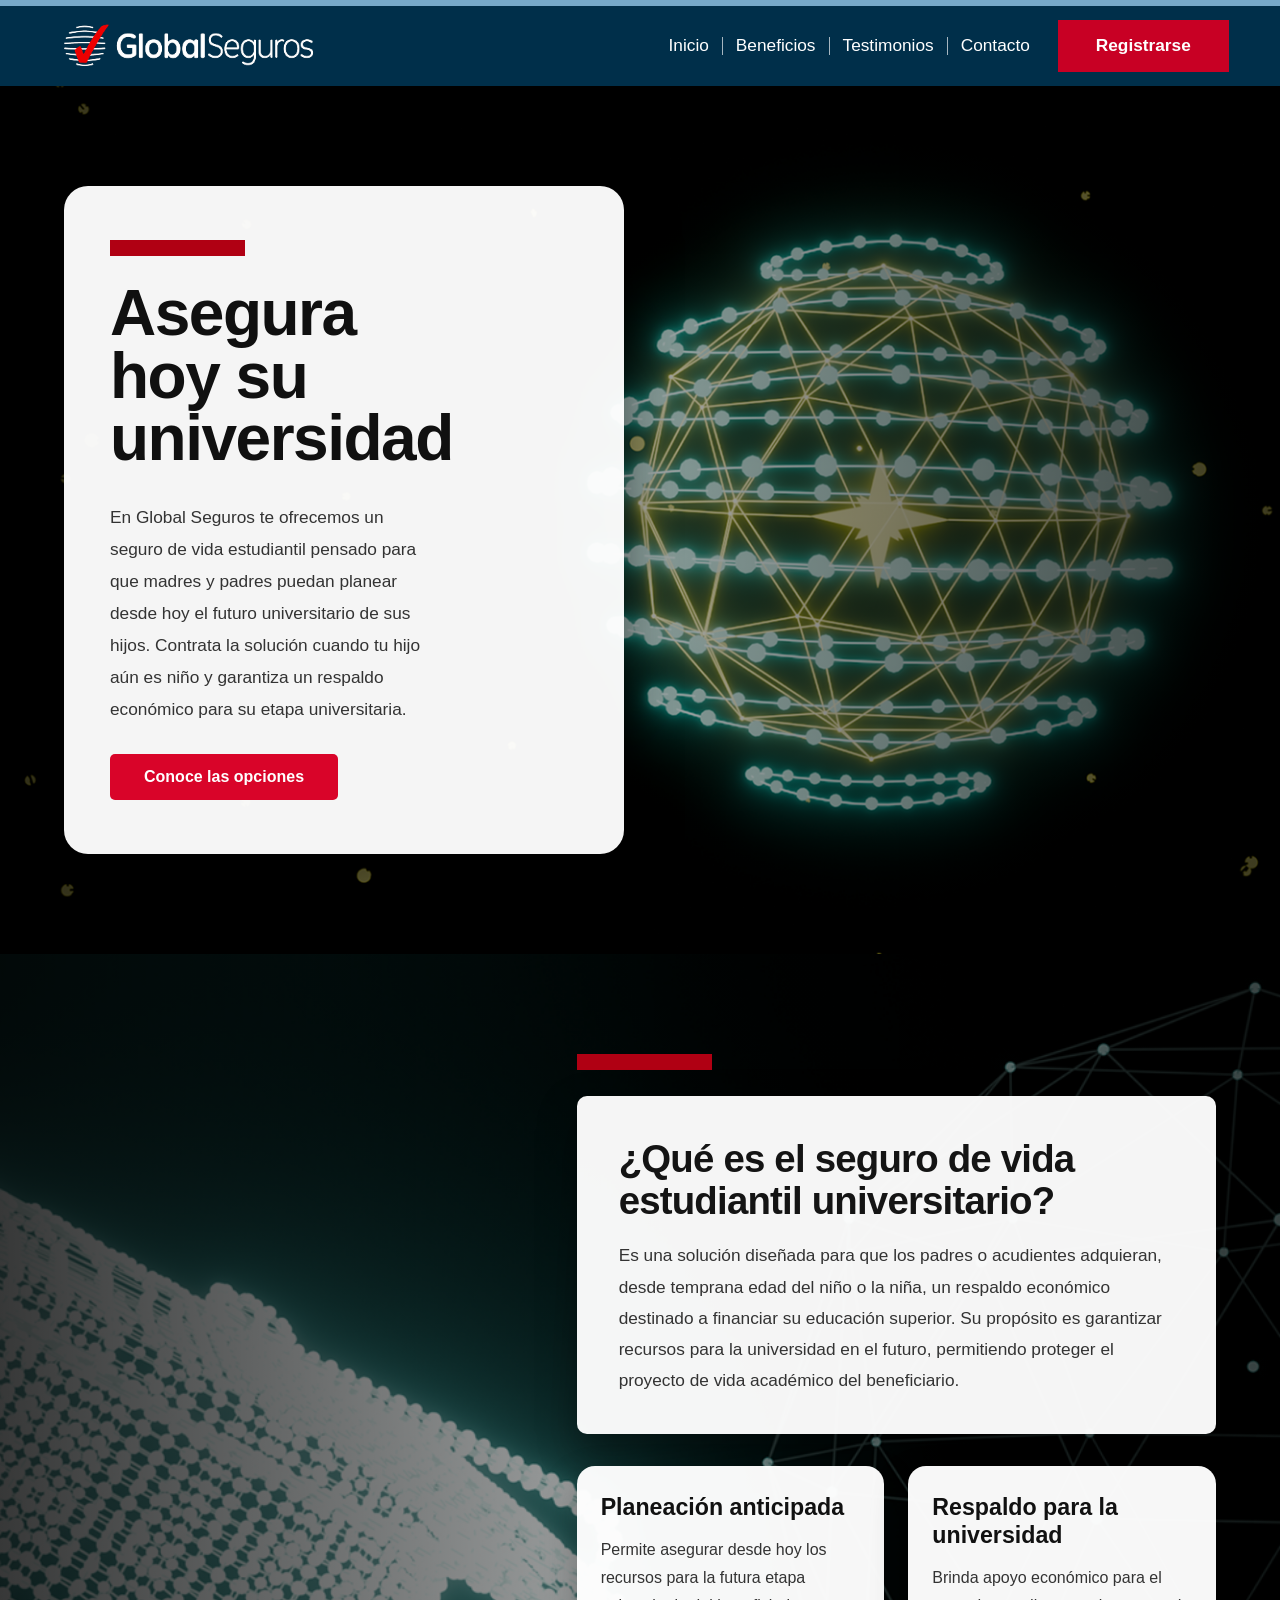
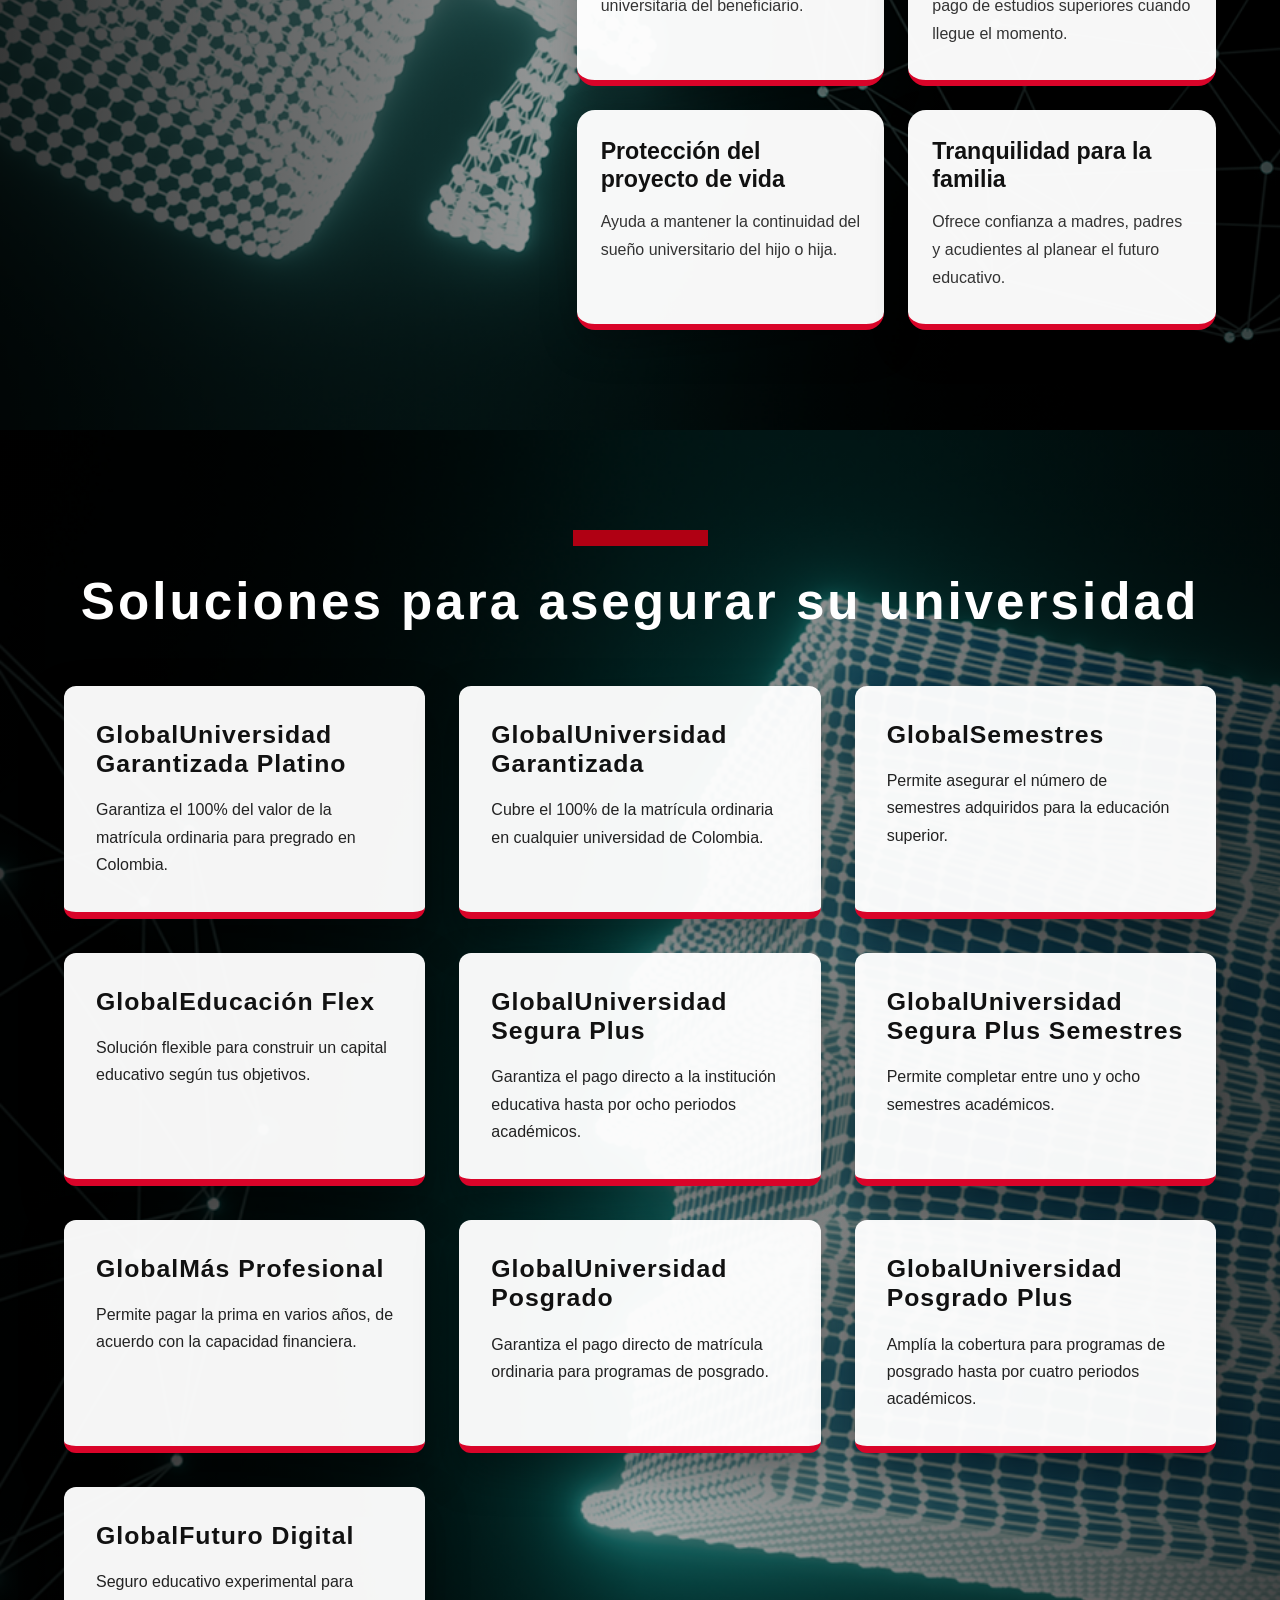
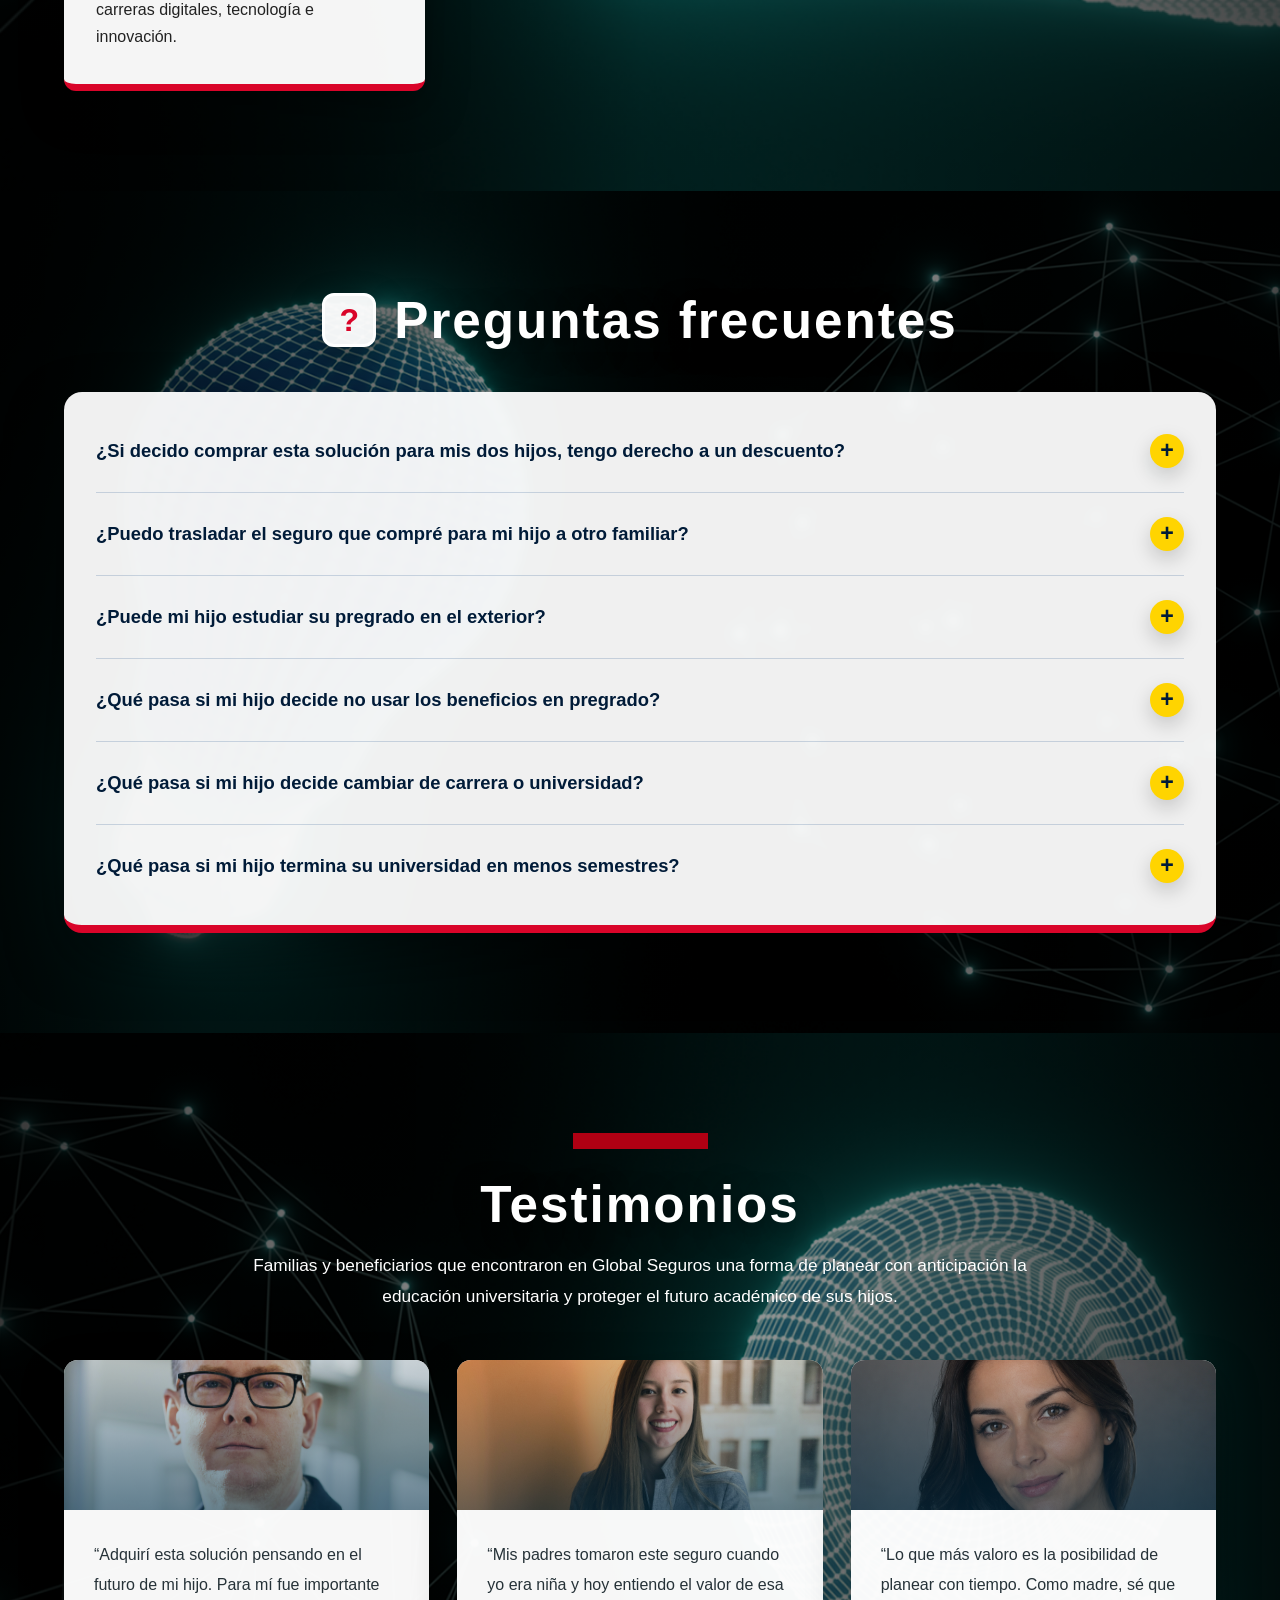
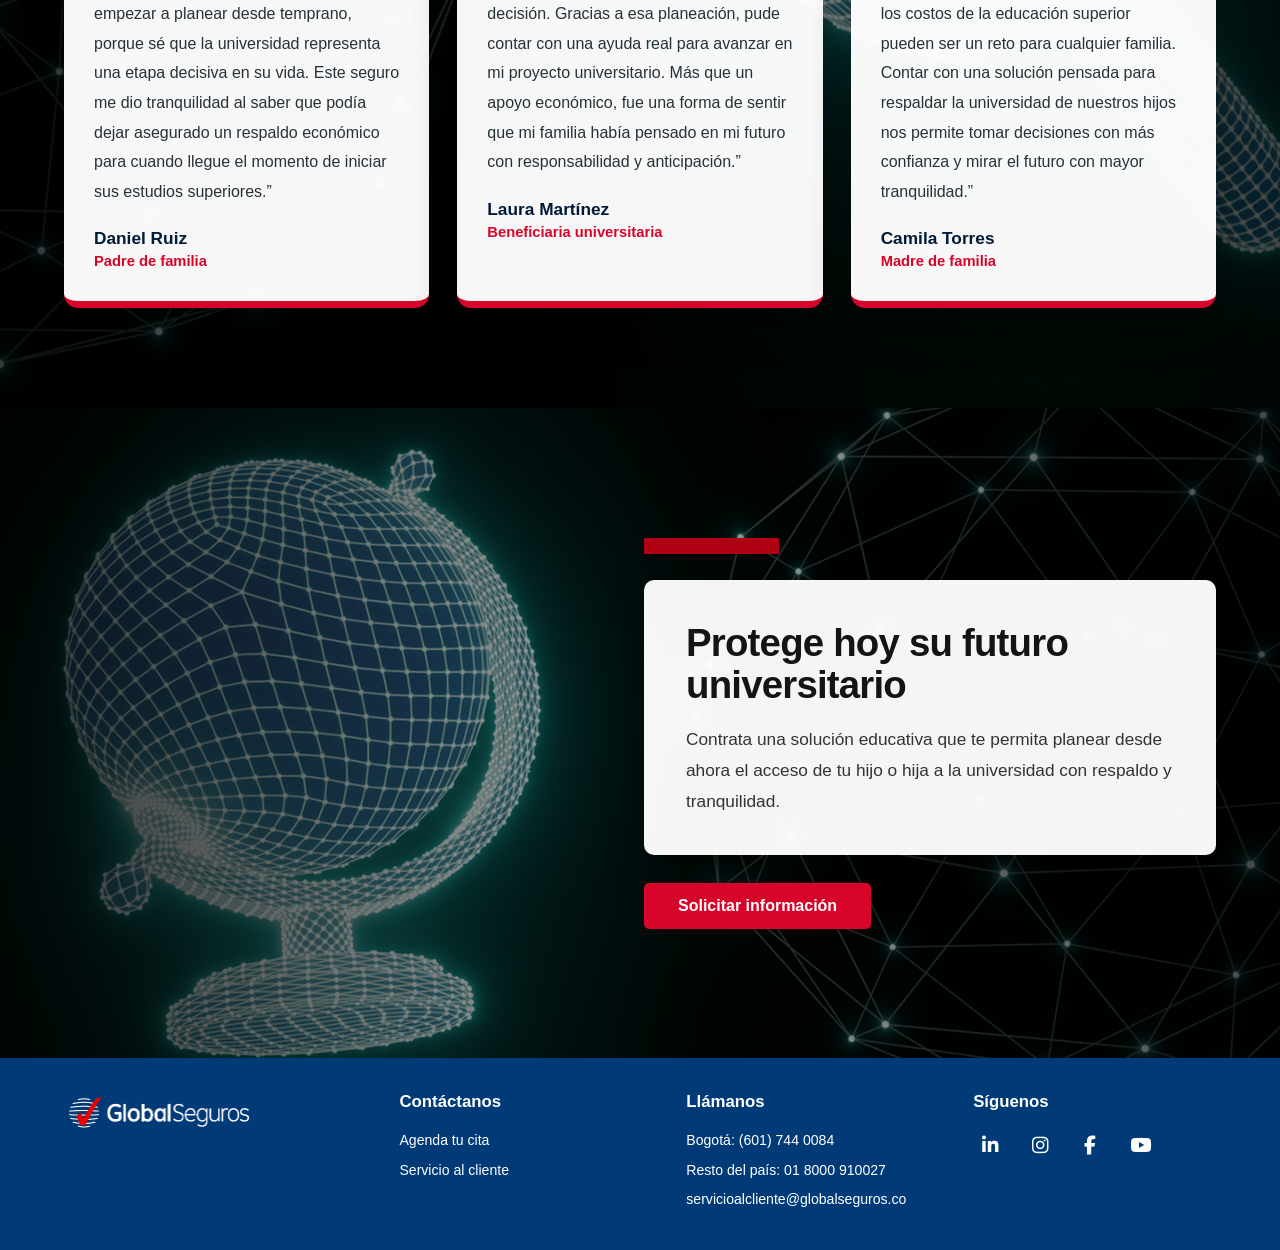
<file: index.html>
<!DOCTYPE html>
<html lang="es">
<head>
    <meta charset="UTF-8">
    <meta name="viewport" content="width=device-width, initial-scale=1.0">
    <title>Seguro de Vida Estudiantil Universitario | Global Seguros</title>
    <link rel="stylesheet" href="styles/index.css">
    <link rel="stylesheet" href="https://cdnjs.cloudflare.com/ajax/libs/font-awesome/6.5.1/css/all.min.css">
</head>

<body>

    <header class="header">
        <div class="header-contenedor">

            <a href="#inicio" class="logo-link">
                <img src="Imagenes/global logo.png" alt="Global Seguros" class="logo-img">
            </a>

            <nav class="menu">
                <a href="#inicio">Inicio</a>
                <a href="#beneficios-info">Beneficios</a>
                <a href="#testimonios">Testimonios</a>
                <a href="#footer">Contacto</a>
                <a href="InicioS.html" class="btn-header">Registrarse</a>
            </nav>

        </div>
    </header>

    <main>

        <section class="hero fondo-seccion bg-mundo" id="inicio">
            <div class="overlay"></div>

            <div class="contenedor hero-grid">
                <div class="hero-card">
                    <div class="barra-roja"></div>

                    <h1>Asegura hoy su universidad</h1>

                    <p>
                        En Global Seguros te ofrecemos un seguro de vida estudiantil pensado para que madres y padres
                        puedan planear desde hoy el futuro universitario de sus hijos. Contrata la solución cuando tu
                        hijo aún es niño y garantiza un respaldo económico para su etapa universitaria.
                    </p>

                    <a href="#beneficios" class="btn">Conoce las opciones</a>
                </div>
            </div>
        </section>

        <section class="sobre fondo-seccion bg-birrete" id="beneficios-info">
            <div class="overlay"></div>

            <div class="contenedor sobre-grid">
                <div class="espacio-visual"></div>

                <div class="sobre-info">
                    <div class="barra-roja"></div>

                    <div class="caja-blanca">
                        <h2>¿Qué es el seguro de vida estudiantil universitario?</h2>

                        <p>
                            Es una solución diseñada para que los padres o acudientes adquieran, desde temprana edad
                            del niño o la niña, un respaldo económico destinado a financiar su educación superior.
                            Su propósito es garantizar recursos para la universidad en el futuro, permitiendo proteger
                            el proyecto de vida académico del beneficiario.
                        </p>
                    </div>

                    <div class="beneficios">

                        <article class="card abrir-beneficio" data-beneficio="planeacion">
                            <h3>Planeación anticipada</h3>
                            <p>Permite asegurar desde hoy los recursos para la futura etapa universitaria del beneficiario.</p>
                        </article>

                        <article class="card abrir-beneficio" data-beneficio="respaldo">
                            <h3>Respaldo para la universidad</h3>
                            <p>Brinda apoyo económico para el pago de estudios superiores cuando llegue el momento.</p>
                        </article>

                        <article class="card abrir-beneficio" data-beneficio="proteccion">
                            <h3>Protección del proyecto de vida</h3>
                            <p>Ayuda a mantener la continuidad del sueño universitario del hijo o hija.</p>
                        </article>

                        <article class="card abrir-beneficio" data-beneficio="tranquilidad">
                            <h3>Tranquilidad para la familia</h3>
                            <p>Ofrece confianza a madres, padres y acudientes al planear el futuro educativo.</p>
                        </article>

                    </div>
                </div>
            </div>
        </section>

        <section class="tipos-seguro fondo-seccion bg-libros" id="beneficios">
            <div class="overlay"></div>

            <div class="contenedor">
                <div class="barra-roja centrada"></div>

                <h2 class="titulo-seccion">Soluciones para asegurar su universidad</h2>

                <div class="seguros-grid">

                    <article class="seguro-card abrir-seguro" data-seguro="platino">
                        <h3>GlobalUniversidad Garantizada Platino</h3>
                        <p>Garantiza el 100% del valor de la matrícula ordinaria para pregrado en Colombia.</p>
                    </article>

                    <article class="seguro-card abrir-seguro" data-seguro="garantizada">
                        <h3>GlobalUniversidad Garantizada</h3>
                        <p>Cubre el 100% de la matrícula ordinaria en cualquier universidad de Colombia.</p>
                    </article>

                    <article class="seguro-card abrir-seguro" data-seguro="semestres">
                        <h3>GlobalSemestres</h3>
                        <p>Permite asegurar el número de semestres adquiridos para la educación superior.</p>
                    </article>

                    <article class="seguro-card abrir-seguro" data-seguro="flex">
                        <h3>GlobalEducación Flex</h3>
                        <p>Solución flexible para construir un capital educativo según tus objetivos.</p>
                    </article>

                    <article class="seguro-card abrir-seguro" data-seguro="seguraPlus">
                        <h3>GlobalUniversidad Segura Plus</h3>
                        <p>Garantiza el pago directo a la institución educativa hasta por ocho periodos académicos.</p>
                    </article>

                    <article class="seguro-card abrir-seguro" data-seguro="seguraPlusSemestres">
                        <h3>GlobalUniversidad Segura Plus Semestres</h3>
                        <p>Permite completar entre uno y ocho semestres académicos.</p>
                    </article>

                    <article class="seguro-card abrir-seguro" data-seguro="masProfesional">
                        <h3>GlobalMás Profesional</h3>
                        <p>Permite pagar la prima en varios años, de acuerdo con la capacidad financiera.</p>
                    </article>

                    <article class="seguro-card abrir-seguro" data-seguro="posgrado">
                        <h3>GlobalUniversidad Posgrado</h3>
                        <p>Garantiza el pago directo de matrícula ordinaria para programas de posgrado.</p>
                    </article>

                    <article class="seguro-card abrir-seguro" data-seguro="posgradoPlus">
                        <h3>GlobalUniversidad Posgrado Plus</h3>
                        <p>Amplía la cobertura para programas de posgrado hasta por cuatro periodos académicos.</p>
                    </article>

                    <article class="seguro-card abrir-seguro" data-seguro="futuroDigital">
                        <h3>GlobalFuturo Digital</h3>
                        <p>Seguro educativo experimental para carreras digitales, tecnología e innovación.</p>
                    </article>

                </div>
            </div>
        </section>

        <section class="preguntas-frecuentes fondo-seccion bg-bombillo" id="preguntas">
            <div class="overlay"></div>

            <div class="contenedor faq-contenedor">

                <div class="faq-titulo">
                    <span class="icono-pregunta">?</span>
                    <h2>Preguntas frecuentes</h2>
                </div>

                <div class="faq-lista">

                    <div class="faq-item">
                        <button class="faq-pregunta">
                            ¿Si decido comprar esta solución para mis dos hijos, tengo derecho a un descuento?
                            <span>+</span>
                        </button>

                        <div class="faq-respuesta">
                            <p>
                                Global Seguros no maneja descuentos. El valor de nuestras soluciones educativas
                                corresponde a la tabla de precios vigente, ya que se constituye una reserva individual
                                para cada beneficiario.
                            </p>
                        </div>
                    </div>

                    <div class="faq-item">
                        <button class="faq-pregunta">
                            ¿Puedo trasladar el seguro que compré para mi hijo a otro familiar?
                            <span>+</span>
                        </button>

                        <div class="faq-respuesta">
                            <p>
                                Sí. El plan puede trasladarse a otro beneficiario que cumpla las condiciones definidas
                                por la póliza, como ser hijo del tomador, hermano o medio hermano del beneficiario.
                            </p>
                        </div>
                    </div>

                    <div class="faq-item">
                        <button class="faq-pregunta">
                            ¿Puede mi hijo estudiar su pregrado en el exterior?
                            <span>+</span>
                        </button>

                        <div class="faq-respuesta">
                            <p>
                                Estas soluciones están diseñadas principalmente para educación superior en Colombia,
                                pero pueden contemplar mecanismos de reconocimiento económico bajo las condiciones
                                establecidas en el contrato.
                            </p>
                        </div>
                    </div>

                    <div class="faq-item">
                        <button class="faq-pregunta">
                            ¿Qué pasa si mi hijo decide no usar los beneficios en pregrado?
                            <span>+</span>
                        </button>

                        <div class="faq-respuesta">
                            <p>
                                Dependiendo del plan contratado, los beneficios pueden aprovecharse en otras etapas
                                de formación, como posgrados, de acuerdo con las condiciones del producto.
                            </p>
                        </div>
                    </div>

                    <div class="faq-item">
                        <button class="faq-pregunta">
                            ¿Qué pasa si mi hijo decide cambiar de carrera o universidad?
                            <span>+</span>
                        </button>

                        <div class="faq-respuesta">
                            <p>
                                La póliza contempla flexibilidad para ajustar el destino académico del beneficio.
                                No obstante, la cobertura reconocida por Global Seguros no excederá los límites
                                inicialmente contratados.
                            </p>
                        </div>
                    </div>

                    <div class="faq-item">
                        <button class="faq-pregunta">
                            ¿Qué pasa si mi hijo termina su universidad en menos semestres?
                            <span>+</span>
                        </button>

                        <div class="faq-respuesta">
                            <p>
                                Algunas soluciones permiten aprovechar los semestres restantes en otros niveles de
                                formación, como posgrado, de acuerdo con las condiciones del producto y del contrato.
                            </p>
                        </div>
                    </div>

                </div>
            </div>
        </section>

        <section class="testimonios fondo-seccion bg-lupa" id="testimonios">
    <div class="overlay"></div>

    <div class="contenedor">
        <div class="barra-roja centrada"></div>

        <h2>Testimonios</h2>

        <p class="intro">
            Familias y beneficiarios que encontraron en Global Seguros una forma de planear con anticipación
            la educación universitaria y proteger el futuro académico de sus hijos.
        </p>

        <div class="testimonios-grid">

            <article class="testimonio">
                <div class="testimonio-img">
                    <img src="Imagenes/testimonio 1.jpg" alt="Testimonio 1">
                </div>

                <div class="testimonio-texto">
                    <p>
                        “Adquirí esta solución pensando en el futuro de mi hijo. Para mí fue importante empezar a planear
                        desde temprano, porque sé que la universidad representa una etapa decisiva en su vida. Este seguro
                        me dio tranquilidad al saber que podía dejar asegurado un respaldo económico para cuando llegue
                        el momento de iniciar sus estudios superiores.”
                    </p>

                    <h4>Daniel Ruiz</h4>
                    <span>Padre de familia</span>
                </div>
            </article>

            <article class="testimonio">
                <div class="testimonio-img">
                    <img src="Imagenes/testimonio 2.jpg" alt="Testimonio 2">
                </div>

                <div class="testimonio-texto">
                    <p>
                        “Mis padres tomaron este seguro cuando yo era niña y hoy entiendo el valor de esa decisión.
                        Gracias a esa planeación, pude contar con una ayuda real para avanzar en mi proyecto universitario.
                        Más que un apoyo económico, fue una forma de sentir que mi familia había pensado en mi futuro con
                        responsabilidad y anticipación.”
                    </p>

                    <h4>Laura Martínez</h4>
                    <span>Beneficiaria universitaria</span>
                </div>
            </article>

            <article class="testimonio">
                <div class="testimonio-img">
                    <img src="Imagenes/testimonio 3.png" alt="Testimonio 3">
                </div>

                <div class="testimonio-texto">
                    <p>
                        “Lo que más valoro es la posibilidad de planear con tiempo. Como madre, sé que los costos de la
                        educación superior pueden ser un reto para cualquier familia. Contar con una solución pensada para
                        respaldar la universidad de nuestros hijos nos permite tomar decisiones con más confianza y mirar
                        el futuro con mayor tranquilidad.”
                    </p>

                    <h4>Camila Torres</h4>
                    <span>Madre de familia</span>
                </div>
            </article>

        </div>
    </div>
</section>

        <section class="cta fondo-seccion bg-globo">
            <div class="overlay"></div>

            <div class="contenedor cta-grid">
                <div class="espacio-visual"></div>

                <div class="cta-card">
                    <div class="barra-roja"></div>

                    <div class="caja-blanca grande">
                        <h2>Protege hoy su futuro universitario</h2>

                        <p>
                            Contrata una solución educativa que te permita planear desde ahora el acceso de tu hijo
                            o hija a la universidad con respaldo y tranquilidad.
                        </p>
                    </div>

                    <a href="#" class="btn abrir-formulario" data-tipo="Agenda tu cita">Solicitar información</a>
                </div>
            </div>
        </section>

    </main>

    <section class="modal-seguro" id="modalSeguro">
        <div class="modal-seguro-contenido">

            <button class="cerrar-seguro" type="button">×</button>

            <div class="modal-seguro-header">
                <div class="barra-roja"></div>
                <h2 id="modalTitulo"></h2>
                <p id="modalIntro"></p>
            </div>

            <div class="modal-seguro-body" id="modalContenido"></div>

            <div class="modal-seguro-links" id="modalLinks"></div>

        </div>
    </section>

    <section class="modal-beneficio" id="modalBeneficio">
        <div class="modal-beneficio-contenido">

            <button class="cerrar-beneficio" type="button">×</button>

            <div class="modal-beneficio-header">
                <div class="barra-roja"></div>
                <h2 id="beneficioTitulo"></h2>
                <p id="beneficioTexto"></p>
            </div>

            <div class="modal-beneficio-body" id="beneficioContenido"></div>

        </div>
    </section>

    <section class="contacto-seccion modal-contacto" id="formularioContacto">
        <div class="modal-contenido">

            <button class="cerrar-formulario" type="button">×</button>

            <div class="contacto-header">
                <div class="contenedor">
                    <h2>Contáctenos</h2>
                    <p>
                        Si desea recibir más información de nuestra compañía o solicitar asesoría personalizada
                        sobre nuestras soluciones educativas, diligencie la siguiente información y nos pondremos
                        en contacto con usted lo más pronto posible.
                    </p>
                </div>
            </div>

            <div class="contenedor contacto-contenido">

                <form class="formulario-contacto" id="formularioContactoValidado">

                    <div class="form-grid">

                        <div class="campo">
                            <label for="nombres">Nombres y apellidos <span>*</span></label>
                            <input 
                                type="text" 
                                id="nombres" 
                                name="nombres" 
                                maxlength="40"
                                placeholder="Escribe tus nombres y apellidos" 
                                required
                            >
                            <small id="errorNombres"></small>
                        </div>

                        <div class="campo">
                            <label for="cedula">Cédula <span>*</span></label>
                            <input 
                                type="text" 
                                id="cedula" 
                                name="cedula" 
                                maxlength="10"
                                placeholder="Escribe el número" 
                                required
                            >
                            <small id="errorCedula"></small>
                        </div>

                        <div class="campo">
                            <label for="correoContacto">Correo electrónico <span>*</span></label>
                            <input 
                                type="email" 
                                id="correoContacto" 
                                name="correoContacto" 
                                maxlength="50"
                                placeholder="Escribe tu dirección de correo" 
                                required
                            >
                            <small id="errorCorreoContacto"></small>
                        </div>

                        <div class="campo">
                           <label for="telefono">Número de teléfono fijo</label>
                             <input 
                                 type="tel" 
                                 id="telefono" 
                                 name="telefono" 
                                 maxlength="10"
                                 placeholder="Escribe tu número de teléfono fijo"
                                 >
                            <small id="errorTelefono"></small>
                        </div>
                        <div class="campo">
                            <label for="celular">Número de celular <span>*</span></label>
                            <input 
                                type="tel" 
                                id="celular" 
                                name="celular" 
                                maxlength="10"
                                placeholder="Escribe tu número celular" 
                                required
                            >
                            <small id="errorCelular"></small>
                        </div>

                        <div class="campo">
                            <label for="ciudad">Ciudad <span>*</span></label>
                            <select id="ciudad" name="ciudad" required>
                                <option value="">Selecciona tu ciudad</option>
                                <option value="bogota">Bogotá</option>
                                <option value="medellin">Medellín</option>
                                <option value="cali">Cali</option>
                                <option value="barranquilla">Barranquilla</option>
                                <option value="cartagena">Cartagena</option>
                                <option value="bucaramanga">Bucaramanga</option>
                                <option value="pereira">Pereira</option>
                                <option value="otra">Otra</option>
                            </select>
                            <small id="errorCiudad"></small>
                        </div>

                        <div class="campo">
                            <label for="consulta">Tipo de consulta <span>*</span></label>
                            <select id="consulta" name="consulta" required>
                                <option value="">Selecciona una opción</option>
                                <option value="mayor-informacion">Mayor información</option>
                                <option value="asesoria">Solicitar asesoría</option>
                                <option value="producto">Inquietud sobre productos</option>
                                <option value="sugerencia">Sugerencias</option>
                                <option value="otro">Otro</option>
                            </select>
                            <small id="errorConsulta"></small>
                        </div>

                        <div class="campo">
                            <label for="enterado">¿Cómo se enteró del producto? <span>*</span></label>
                            <select id="enterado" name="enterado" required>
                                <option value="">Selecciona una opción</option>
                                <option value="pagina-web">Página web</option>
                                <option value="redes-sociales">Redes sociales</option>
                                <option value="publicidad">Publicidad</option>
                                <option value="evento">Evento</option>
                                <option value="referido">Amigo o familiar</option>
                                <option value="otro">Otro</option>
                            </select>
                            <small id="errorEnterado"></small>
                        </div>

                        <div class="campo">
                            <label for="producto">Producto</label>
                            <select id="producto" name="producto">
                                <option value="">Selecciona el que te interesa</option>
                                <option value="globaluniversidad-garantizada-platino">GlobalUniversidad Garantizada Platino</option>
                                <option value="globaluniversidad-garantizada">GlobalUniversidad Garantizada</option>
                                <option value="globalsemestres">GlobalSemestres</option>
                                <option value="globaleducacion-flex">GlobalEducación Flex</option>
                                <option value="globaluniversidad-segura-plus">GlobalUniversidad Segura Plus</option>
                                <option value="globaluniversidad-segura-plus-semestres">GlobalUniversidad Segura Plus Semestres</option>
                                <option value="globalmas-profesional">GlobalMás Profesional</option>
                                <option value="globaluniversidad-posgrado">GlobalUniversidad Posgrado</option>
                                <option value="globaluniversidad-posgrado-plus">GlobalUniversidad Posgrado Plus</option>
                            </select>
                        </div>

                    </div>

                    <div class="campo campo-completo">
                        <label for="mensaje">Sugerencias y observaciones</label>
                        <textarea 
                            id="mensaje" 
                            name="mensaje" 
                            maxlength="250"
                            placeholder="Escribe tus sugerencias y/o tus observaciones"
                        ></textarea>
                        <small id="contadorMensaje">0 / 250 caracteres</small>
                    </div>

                    <div class="autorizacion">
                        <input type="checkbox" id="datos" required>
                        <label for="datos">Acepto el tratamiento de datos personales.</label>
                    </div>
                    <small id="errorDatos"></small>

                    <a href="https://www.globalseguroscolombia.com/tratamiento-de-datos-personales/" target="_blank" class="politica-link">
                        Ver política de tratamiento de datos
                    </a>

                    <button type="submit" class="btn-formulario">Enviar</button>

                </form>

            </div>

        </div>
    </section>

    <footer class="footer" id="footer">
        <div class="contenedor footer-grid">

            <div class="footer-logo">
                <img src="Imagenes/global logo.png" alt="Global Seguros">
            </div>

            <div class="footer-col">
                <h3>Contáctanos</h3>
                <a href="#" class="abrir-formulario" data-tipo="Agenda tu cita">Agenda tu cita</a>
                <a href="#" class="abrir-formulario" data-tipo="Servicio al cliente">Servicio al cliente</a>
            </div>

            <div class="footer-col">
                <h3>Llámanos</h3>
                <p>Bogotá: (601) 744 0084</p>
                <p>Resto del país: 01 8000 910027</p>
                <p>
                    <a href="mailto:servicioalcliente@globalseguros.co">
                        servicioalcliente@globalseguros.co
                    </a>
                </p>
            </div>

            <div class="footer-col">
                <h3>Síguenos</h3>

                <div class="redes">
                   <a href="https://co.linkedin.com/company/globalseguroscol" target="_blank" aria-label="LinkedIn">
                     <i class="fa-brands fa-linkedin-in"></i>
                   </a>

                   <a href="https://www.instagram.com/globalseguroscol/" target="_blank" aria-label="Instagram">
                     <i class="fa-brands fa-instagram"></i>
                   </a>

                   <a href="https://www.facebook.com/GlobalSegurosCol/" target="_blank" aria-label="Facebook">
                     <i class="fa-brands fa-facebook-f"></i>
                   </a>

                   <a href="https://www.youtube.com/@globalseguros4729" target="_blank" aria-label="YouTube">
                     <i class="fa-brands fa-youtube"></i>
                   </a>
                </div>
            </div>

        </div>
    </footer>

    <script src="scripts/index.js"></script>

</body>
</html>
</file>
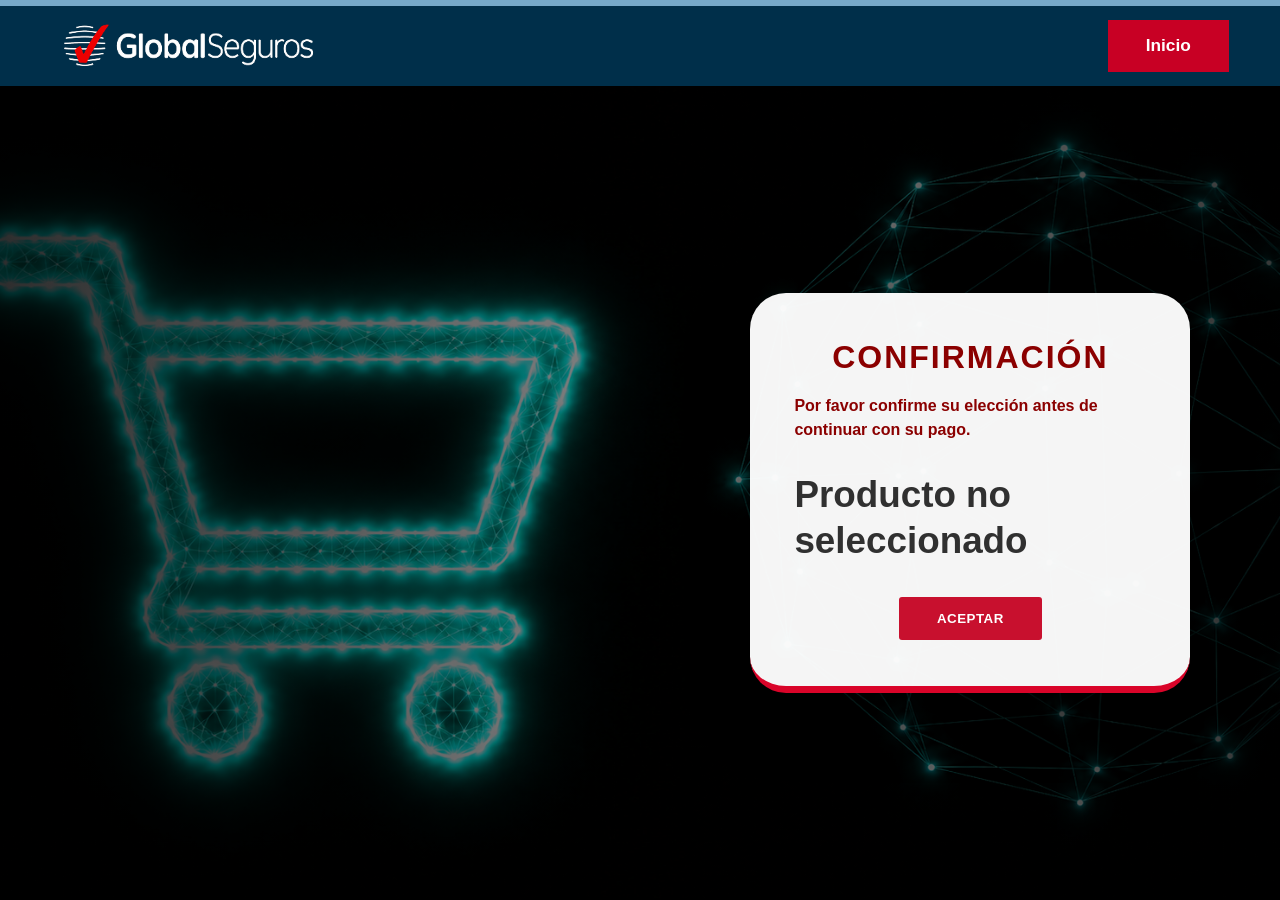
<file: Carrito.html>
<!DOCTYPE html>
<html lang="es">
<head>
    <meta charset="UTF-8">
    <meta name="viewport" content="width=device-width, initial-scale=1.0">
    <title>Confirmación | Global Seguros</title>
    <link rel="stylesheet" href="styles/Carrito.css">
</head>

<body>

    <header class="header">
        <div class="header-contenedor">

            <a href="index.html#inicio" class="logo-link">
                <img src="Imagenes/global logo.png" alt="Global Seguros" class="logo-img">
            </a>

            <nav class="menu">
                <a href="index.html#inicio" class="btn-header">Inicio</a>
            </nav>

        </div>
    </header>

    <section class="hero fondo-seccion bg-compra" id="carrito">
        <div class="overlay"></div>

        <div class="confirmacion">

            <h2>CONFIRMACIÓN</h2>

            <p class="texto">
                Por favor confirme su elección antes de continuar con su pago.
            </p>

            <h3 id="productoSeleccionado">
                Producto seleccionado
            </h3>

            <button id="botonAceptar">
                ACEPTAR
            </button>

        </div>
    </section>

    <script src="scripts/Carrito.js"></script>

</body>
</html>
</file>
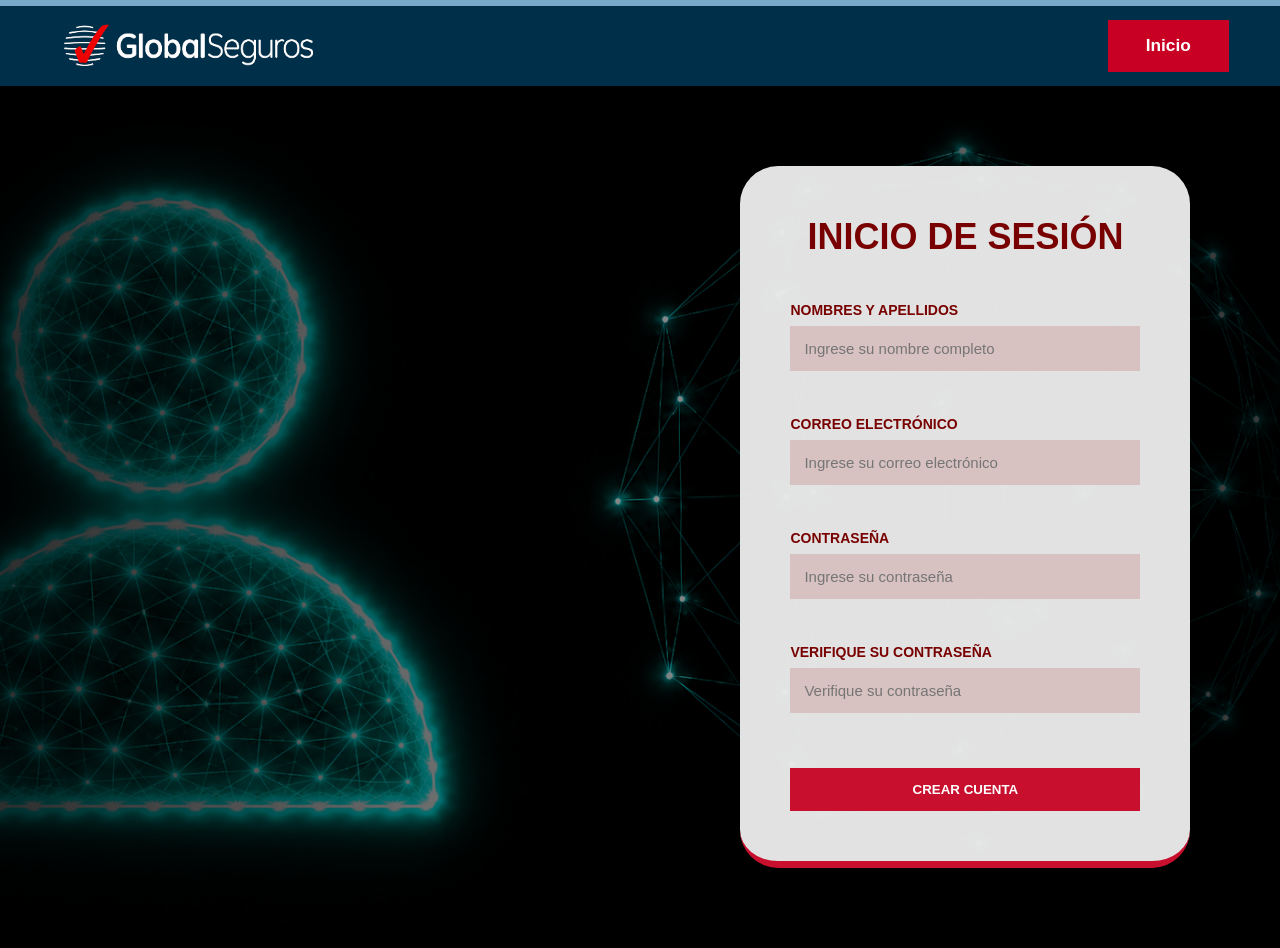
<file: InicioS.html>
<!DOCTYPE html>
<html lang="es">
<head>
    <meta charset="UTF-8">
    <meta name="viewport" content="width=device-width, initial-scale=1.0">
    <title>Inicio de Sesión | Global Seguros</title>
    <link rel="stylesheet" href="styles/InicioS.css">
</head>

<body>

    <header class="header">
        <div class="header-contenedor">

            <a href="index.html#inicio" class="logo-link">
                <img src="Imagenes/global logo.png" alt="Global Seguros" class="logo-img">
            </a>

            <nav class="menu">
                <a href="index.html#inicio" class="btn-header">Inicio</a>
            </nav>

        </div>
    </header>

    <section class="inicio-sesion fondo-seccion bg-usuario" id="inicio-sesion">
        <div class="overlay"></div>

        <div class="formulario">
            <h2>INICIO DE SESIÓN</h2>

            <form id="formulario">

                <div>
                    <label for="nombre">NOMBRES Y APELLIDOS</label>
                    <input 
                        type="text" 
                        id="nombre"
                        maxlength="40"
                        placeholder="Ingrese su nombre completo"
                        required
                    >
                    <small id="errorNombre"></small>
                </div>

                <div>
                    <label for="correo">CORREO ELECTRÓNICO</label>
                    <input 
                        type="email" 
                        id="correo"
                        maxlength="50"
                        placeholder="Ingrese su correo electrónico"
                        required
                    >
                    <small id="errorCorreo"></small>
                </div>

                <div>
                    <label for="password">CONTRASEÑA</label>
                    <input 
                        type="password" 
                        id="password"
                        maxlength="20"
                        placeholder="Ingrese su contraseña"
                        required
                    >
                    <small id="errorPassword"></small>
                </div>

                <div>
                    <label for="verificarPassword">VERIFIQUE SU CONTRASEÑA</label>
                    <input 
                        type="password" 
                        id="verificarPassword"
                        maxlength="20"
                        placeholder="Verifique su contraseña"
                        required
                    >
                    <small id="mensajeVerificacion"></small>
                </div>

                <button type="submit">CREAR CUENTA</button>

            </form>
        </div>
    </section>

    <script src="scripts/InicioS.js"></script>

</body>
</html>
</file>
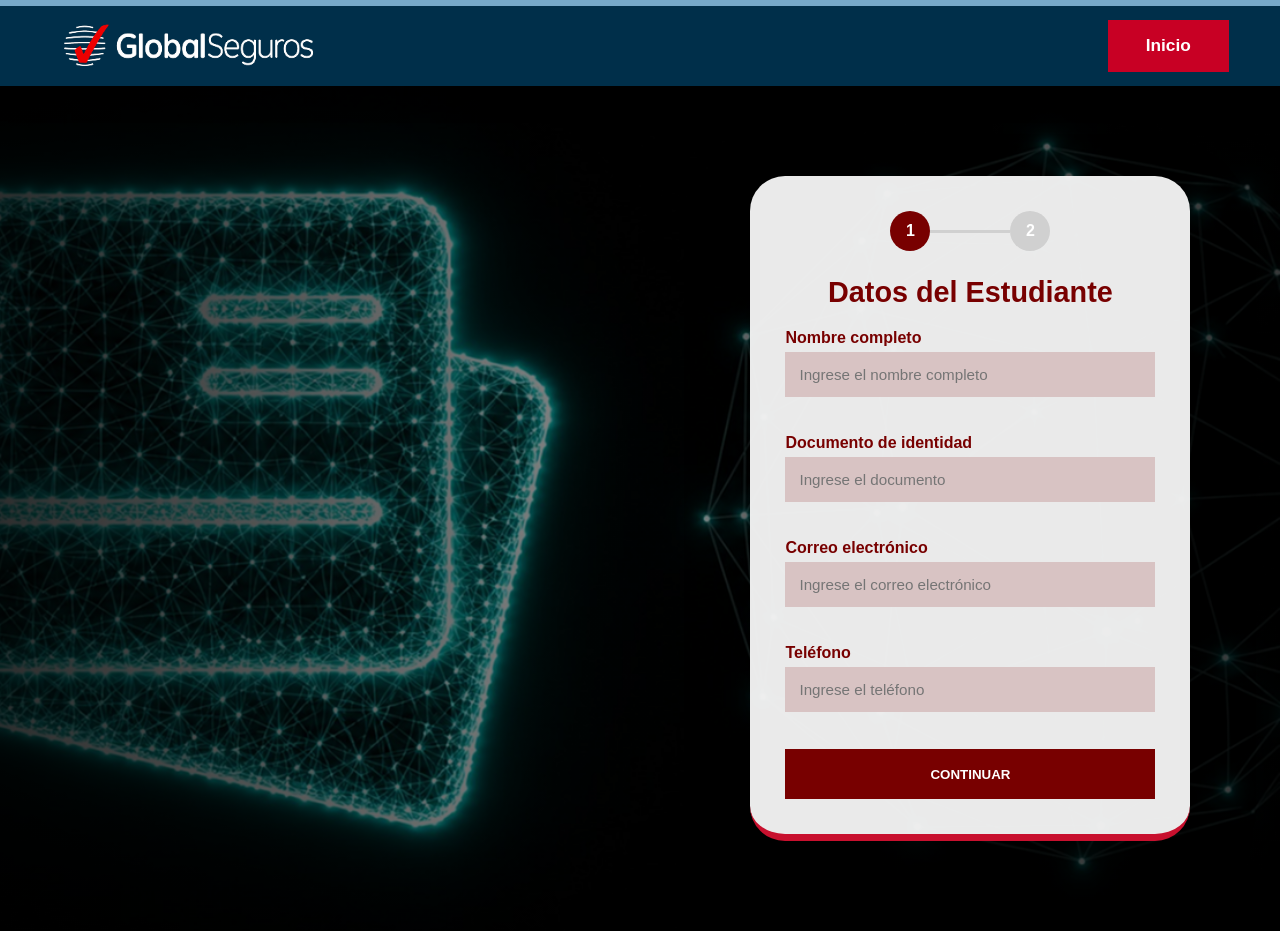
<file: Pago.html>
<!DOCTYPE html>
<html lang="es">
<head>
    <meta charset="UTF-8">
    <meta name="viewport" content="width=device-width, initial-scale=1.0">
    <title>Pago | Global Seguros</title>
    <link rel="stylesheet" href="styles/pagos.css">
</head>

<body>

    <header class="header">
        <div class="header-contenedor">

            <a href="index.html#inicio" class="logo-link">
                <img src="Imagenes/global logo.png" alt="Global Seguros" class="logo-img">
            </a>

            <nav class="menu">
                <a href="index.html#inicio" class="btn-header">Inicio</a>
            </nav>

        </div>
    </header>

    <section class="hero fondo-seccion bg-pagos" id="pago">
        <div class="overlay"></div>

        <section class="seccion-formulario">

            <div class="pasos">
                <div class="paso activo" id="circulo1">1</div>
                <div class="linea"></div>
                <div class="paso" id="circulo2">2</div>
            </div>

            <div id="paso1" class="paso-contenido mostrar">

                <h2>Datos del Estudiante</h2>

                <div class="grupo">
                    <label for="nombre">Nombre completo</label>
                    <input 
                        type="text" 
                        id="nombre" 
                        maxlength="50"
                        placeholder="Ingrese el nombre completo"
                    >
                    <small id="errorNombre"></small>
                </div>

                <div class="grupo">
                    <label for="documento">Documento de identidad</label>
                    <input 
                        type="text" 
                        id="documento" 
                        maxlength="15"
                        placeholder="Ingrese el documento"
                    >
                    <small id="errorDocumento"></small>
                </div>

                <div class="grupo">
                    <label for="correo">Correo electrónico</label>
                    <input 
                        type="email" 
                        id="correo"
                        maxlength="50"
                        placeholder="Ingrese el correo electrónico"
                    >
                    <small id="errorCorreo"></small>
                </div>

                <div class="grupo">
                    <label for="telefono">Teléfono</label>
                    <input 
                        type="text" 
                        id="telefono" 
                        maxlength="10"
                        placeholder="Ingrese el teléfono"
                    >
                    <small id="errorTelefono"></small>
                </div>

                <button type="button" id="continuar">
                    CONTINUAR
                </button>

            </div>

            <div id="paso2" class="paso-contenido">

                <h2>Pago Seguro Educativo</h2>

                <p class="subtitulo">
                    Paso 2 de 2
                </p>

                <div class="resumen-seguro">
                    <p><strong>Producto:</strong> <span id="productoPago">Seguro Educativo Anual</span></p>
                    <p><strong>Vigencia:</strong> 12 meses</p>

                    <div class="alerta">
                        ⚠ Renovación anual requerida.
                    </div>

                    <div class="precio">
                        $300.000 COP
                    </div>
                </div>

                <div class="metodos">

                    <h3>Método de pago</h3>

                    <div class="metodo activo" data-metodo="tarjeta">💳</div>
                    <div class="metodo" data-metodo="pse">🏦</div>
                    <div class="metodo" data-metodo="nequi">📱</div>
                    <div class="metodo" data-metodo="daviplata">📲</div>

                </div>

                <div id="tarjeta" class="panel-pago mostrar">

                    <input 
                        type="text" 
                        id="numeroTarjeta" 
                        placeholder="Número de tarjeta" 
                        maxlength="16"
                    >

                    <input 
                        type="text" 
                        id="titular" 
                        placeholder="Nombre del titular"
                        maxlength="50"
                    >

                    <input 
                        type="text" 
                        id="fecha" 
                        placeholder="MM/AA" 
                        maxlength="5"
                    >

                    <input 
                        type="text" 
                        id="cvv" 
                        placeholder="CVV" 
                        maxlength="4"
                    >

                </div>

                <div id="pse" class="panel-pago">

                    <select id="banco">
                        <option value="">Seleccione banco</option>
                        <option value="bancolombia">Bancolombia</option>
                        <option value="davivienda">Davivienda</option>
                        <option value="bbva">BBVA</option>
                    </select>

                </div>

                <div id="nequi" class="panel-pago">
                    <input 
                        type="text"
                        id="numeroNequi"
                        placeholder="Número Nequi"
                        maxlength="10"
                    >
                </div>

                <div id="daviplata" class="panel-pago">
                    <input 
                        type="text"
                        id="numeroDaviplata"
                        placeholder="Número Daviplata"
                        maxlength="10"
                    >
                </div>

                <div class="confirmacion">
                    <label>
                        <input type="checkbox" id="acepto">
                        Acepto las condiciones del seguro.
                    </label>
                </div>

                <div class="acciones">
                    <button type="button" id="volver">
                        VOLVER
                    </button>

                    <button type="button" id="btnPagar">
                        PAGAR $300.000 COP
                    </button>
                </div>

            </div>

        </section>
    </section>

    <section class="modal-compra" id="modalCompra" hidden>
        <div class="modal-compra-contenido">


            <div class="barra-roja"></div>

             <h2>Compra confirmada</h2>

            <p>
                Su compra del producto <strong id="productoCompra">Seguro Educativo</strong> fue registrada correctamente.
            </p>

            <p class="mensaje-final">
                Gracias por confiar en Global Seguros para proteger el futuro educativo.
            </p>

            <a href="index.html#inicio" class="btn-modal">
                Volver al inicio
            </a>

        </div>
    </section>

 <script src="scripts/pagos.js"></script>

</body>
</html>
</file>
<file: styles/index.css>
* {
    margin: 0;
    padding: 0;
    box-sizing: border-box;
}

html {
    scroll-behavior: smooth;
}

body {
    font-family: Arial, Helvetica, sans-serif;
    background: #020908;
    color: #ffffff;
    overflow-x: hidden;
}

body.modal-abierto,
body.modal-seguro-abierto,
body.modal-beneficio-abierto {
    overflow: hidden;
}

.contenedor {
    width: min(1180px, 90%);
    margin: 0 auto;
    position: relative;
    z-index: 2;
}

.header {
    width: 100%;
    min-height: 86px;
    padding: 0;
    background: #002f4a;
    border-top: 6px solid #77a9c9;
    position: sticky;
    top: 0;
    z-index: 50;
    box-shadow: 0 8px 24px rgba(0, 0, 0, 0.35);
}

.header-contenedor {
    width: min(1280px, 92%);
    min-height: 80px;
    margin: 0 auto;
    display: flex;
    align-items: center;
    justify-content: space-between;
}

.logo-link {
    display: inline-flex;
    align-items: center;
    text-decoration: none;
}

.logo-img {
    width: 275px;
    max-height: 58px;
    object-fit: contain;
}

.menu {
    display: flex;
    align-items: center;
    gap: 0;
}

.menu a {
    color: #ffffff;
    text-decoration: none;
    font-size: 1.08rem;
    padding: 0 13px;
    line-height: 1;
    border-right: 1px solid rgba(255, 255, 255, 0.65);
    transition: 0.3s ease;
}

.menu a:hover {
    color: #ffd400;
}

.menu a:nth-last-child(2) {
    border-right: none;
}

.btn-header {
    margin-left: 15px;
    padding: 17px 38px !important;
    background: #c80024;
    color: #ffffff !important;
    border-right: none !important;
    font-weight: 700;
}

.btn-header:hover {
    background: #a9001e;
    color: #ffffff !important;
}

.fondo-seccion {
    position: relative;
    min-height: 680px;
    padding: 100px 0;
    display: flex;
    align-items: center;
    overflow: hidden;
    background-repeat: no-repeat;
    background-size: cover;
    background-position: center;
}

.bg-mundo {
    background-image: url("../Imagenes/mundo.png");
    background-position: center right;
}

.bg-birrete {
    background-image: url("../Imagenes/birrete.png");
    background-position: center;
}

.bg-libros {
    background-image: url("../Imagenes/libros.png");
    background-position: center;
}

.bg-bombillo {
    background-image: url("../Imagenes/bombillo.png");
    background-position: center;
}

.bg-lupa {
    background-image: url("../Imagenes/lupa.png");
    background-position: center;
}

.bg-globo {
    background-image: url("../Imagenes/mundo footer.png");
    background-position: center;
}

.overlay {
    position: absolute;
    inset: 0;
    z-index: 1;
    background: linear-gradient(
        90deg,
        rgba(0, 0, 0, 0.78),
        rgba(0, 0, 0, 0.35),
        rgba(0, 0, 0, 0.72)
    );
}

.barra-roja {
    width: 135px;
    height: 16px;
    background: #b00013;
    margin-bottom: 26px;
}

.barra-roja.centrada {
    margin-left: auto;
    margin-right: auto;
}

.btn {
    display: inline-block;
    padding: 14px 34px;
    background: #d90429;
    color: #ffffff;
    text-decoration: none;
    font-weight: 800;
    border-radius: 5px;
    transition: 0.3s ease;
}

.btn:hover {
    background: #a80018;
    transform: translateY(-3px);
}

.caja-blanca {
    background: rgba(255, 255, 255, 0.96);
    color: #111111;
    padding: 42px 42px 38px;
    border-radius: 10px;
    box-shadow: 0 16px 38px rgba(0, 0, 0, 0.35);
}

.caja-blanca h2 {
    font-size: clamp(2rem, 3vw, 3.2rem);
    line-height: 1.1;
    margin-bottom: 18px;
    color: #141414;
    letter-spacing: -0.8px;
}

.caja-blanca p {
    font-size: 1.08rem;
    line-height: 1.8;
    color: #333333;
}

.hero {
    min-height: 720px;
}

.hero-grid {
    display: grid;
    grid-template-columns: minmax(420px, 560px) 1fr;
    align-items: center;
    gap: 80px;
}

.hero-card {
    background: rgba(255, 255, 255, 0.96);
    color: #111111;
    padding: 54px 46px;
    border-radius: 24px;
    min-height: 430px;
    box-shadow: 0 22px 55px rgba(0, 0, 0, 0.45);
}

.hero-card h1 {
    font-size: clamp(3.1rem, 5vw, 5rem);
    line-height: 0.98;
    letter-spacing: -1.5px;
    font-weight: 900;
    margin-bottom: 32px;
    color: #101010;
    max-width: 10ch;
}

.hero-card p {
    font-size: 1.08rem;
    line-height: 1.85;
    color: #333333;
    margin-bottom: 28px;
    max-width: 34ch;
}

.sobre-grid {
    display: grid;
    grid-template-columns: 0.9fr 1.3fr;
    gap: 70px;
    align-items: center;
}

.espacio-visual {
    min-height: 320px;
}

.sobre-info {
    position: relative;
    z-index: 2;
}

.beneficios {
    display: grid;
    grid-template-columns: repeat(2, minmax(220px, 1fr));
    gap: 24px;
    margin-top: 32px;
}

.card {
    background: rgba(255, 255, 255, 0.97);
    color: #111111;
    padding: 28px 24px;
    border-radius: 18px;
    min-height: 220px;
    box-shadow: 0 16px 36px rgba(0, 0, 0, 0.28);
    border-bottom: 6px solid #d90429;
}

.card h3 {
    font-size: 1.45rem;
    line-height: 1.2;
    font-weight: 900;
    margin-bottom: 14px;
    color: #111111;
}

.card p {
    font-size: 1rem;
    line-height: 1.75;
    color: #333333;
}

.abrir-beneficio {
    cursor: pointer;
    transition: 0.3s ease;
}

.abrir-beneficio:hover {
    transform: translateY(-8px);
    background: #ffffff;
    box-shadow: 0 24px 55px rgba(0, 0, 0, 0.48);
}

.tipos-seguro {
    min-height: 760px;
}

.titulo-seccion {
    text-align: center;
    font-size: clamp(2.3rem, 4vw, 3.6rem);
    margin-bottom: 55px;
    color: #ffffff;
    letter-spacing: 3px;
    font-weight: 900;
}

.seguros-grid {
    display: grid;
    grid-template-columns: repeat(3, 1fr);
    gap: 34px;
}

.seguro-card {
    min-height: 190px;
    background: rgba(255, 255, 255, 0.96);
    color: #111111;
    padding: 34px 32px;
    border-radius: 12px;
    border-bottom: 7px solid #d90429;
    box-shadow: 0 18px 42px rgba(0, 0, 0, 0.35);
    cursor: pointer;
    display: flex;
    flex-direction: column;
    justify-content: flex-start;
    transition: 0.3s ease;
}

.seguro-card:hover {
    transform: translateY(-8px);
    background: #ffffff;
    box-shadow: 0 24px 55px rgba(0, 0, 0, 0.48);
}

.seguro-card h3 {
    font-size: 1.55rem;
    line-height: 1.18;
    font-weight: 900;
    color: #111111;
    margin-bottom: 18px;
    letter-spacing: 1px;
}

.seguro-card p {
    font-size: 1rem;
    line-height: 1.7;
    color: #222222;
}

.modal-seguro,
.modal-beneficio {
    display: none;
    position: fixed;
    inset: 0;
    background: rgba(0, 15, 30, 0.86);
    padding: 40px 0;
    overflow-y: auto;
}

.modal-seguro {
    z-index: 220;
}

.modal-beneficio {
    z-index: 230;
}

.modal-seguro.activo,
.modal-beneficio.activo {
    display: block;
}

.modal-seguro-contenido,
.modal-beneficio-contenido {
    margin: 0 auto;
    background: #ffffff;
    color: #111111;
    border-radius: 18px;
    position: relative;
    overflow: hidden;
    box-shadow: 0 30px 85px rgba(0, 0, 0, 0.55);
}

.modal-seguro-contenido {
    width: min(980px, 92%);
}

.modal-beneficio-contenido {
    width: min(850px, 92%);
}

.cerrar-seguro,
.cerrar-beneficio {
    position: absolute;
    top: 18px;
    right: 22px;
    z-index: 5;
    width: 42px;
    height: 42px;
    border: none;
    border-radius: 50%;
    background: #d90429;
    color: #ffffff;
    font-size: 2rem;
    line-height: 1;
    cursor: pointer;
    font-weight: 700;
}

.cerrar-seguro:hover,
.cerrar-beneficio:hover {
    background: #a80018;
}

.modal-seguro-header,
.modal-beneficio-header {
    padding: 44px 48px 28px;
    background: #f5f7fb;
    border-bottom: 1px solid #dfe7f1;
}

.modal-seguro-header h2,
.modal-beneficio-header h2 {
    font-size: clamp(2rem, 4vw, 3rem);
    line-height: 1.05;
    color: #111111;
    margin-bottom: 18px;
    font-weight: 900;
}

.modal-seguro-header p,
.modal-beneficio-header p {
    color: #333333;
    font-size: 1.08rem;
    line-height: 1.7;
}

.modal-seguro-body {
    padding: 36px 48px 18px;
    display: grid;
    grid-template-columns: 1fr;
    gap: 18px;
}

.modal-bloque {
    border-bottom: 1px solid #dfe7f1;
    padding-bottom: 18px;
}

.modal-bloque h4 {
    color: #003b78;
    font-size: 1.1rem;
    margin-bottom: 8px;
    font-weight: 900;
}

.modal-bloque p {
    color: #222222;
    font-size: 1rem;
    line-height: 1.7;
}

.modal-seguro-links {
    padding: 10px 48px 44px;
    display: flex;
    flex-wrap: wrap;
    gap: 14px;
}

.modal-seguro-links a {
    display: inline-block;
    background: #ffd400;
    color: #001b38;
    text-decoration: none;
    padding: 14px 22px;
    border-radius: 6px;
    font-weight: 900;
    transition: 0.3s ease;
}

.modal-seguro-links a:hover {
    background: #e6bd00;
    transform: translateY(-3px);
}

.modal-beneficio-body {
    padding: 34px 48px 44px;
}

.modal-beneficio-body ul {
    padding-left: 22px;
}

.modal-beneficio-body li {
    margin-bottom: 14px;
    color: #222222;
    font-size: 1rem;
    line-height: 1.7;
}

.preguntas-frecuentes {
    min-height: 760px;
    position: relative;
}

.faq-contenedor {
    max-width: 1180px;
}

.faq-titulo {
    display: flex;
    align-items: center;
    justify-content: center;
    gap: 18px;
    margin-bottom: 42px;
    text-align: center;
}

.faq-titulo h2 {
    font-size: clamp(2.4rem, 4vw, 4rem);
    color: #ffffff;
    font-weight: 900;
    letter-spacing: 2px;
    text-shadow: 0 8px 28px rgba(0, 0, 0, 0.55);
}

.icono-pregunta {
    width: 54px;
    height: 54px;
    border: 3px solid #ffffff;
    border-radius: 12px;
    color: #d90429;
    background: rgba(255, 255, 255, 0.95);
    display: flex;
    align-items: center;
    justify-content: center;
    font-size: 2rem;
    font-weight: 900;
    box-shadow: 0 14px 34px rgba(0, 0, 0, 0.35);
}

.faq-lista {
    background: rgba(255, 255, 255, 0.94);
    padding: 18px 32px;
    border-radius: 18px;
    border-bottom: 8px solid #d90429;
    box-shadow: 0 24px 58px rgba(0, 0, 0, 0.42);
    backdrop-filter: blur(4px);
}

.faq-item {
    border-bottom: 1px solid rgba(0, 59, 120, 0.18);
}

.faq-item:last-child {
    border-bottom: none;
}

.faq-pregunta {
    width: 100%;
    background: transparent;
    border: none;
    padding: 24px 0;
    color: #001b38;
    font-size: 1.15rem;
    font-weight: 900;
    text-align: left;
    cursor: pointer;
    display: flex;
    justify-content: space-between;
    align-items: center;
    gap: 24px;
    line-height: 1.45;
}

.faq-pregunta:hover {
    color: #d90429;
}

.faq-pregunta span {
    min-width: 34px;
    height: 34px;
    background: #ffd400;
    color: #001b38;
    border-radius: 50%;
    font-size: 1.45rem;
    font-weight: 900;
    display: flex;
    align-items: center;
    justify-content: center;
    box-shadow: 0 8px 20px rgba(0, 0, 0, 0.18);
    transition: 0.3s ease;
}

.faq-item.activo .faq-pregunta {
    color: #d90429;
}

.faq-item.activo .faq-pregunta span {
    background: #d90429;
    color: #ffffff;
    transform: rotate(180deg);
}

.faq-respuesta {
    max-height: 0;
    overflow: hidden;
    transition: max-height 0.35s ease;
}

.faq-respuesta p {
    padding: 0 0 26px;
    color: #263238;
    font-size: 1rem;
    line-height: 1.75;
    font-weight: 500;
    max-width: 980px;
}

.testimonios {
    text-align: center;
    min-height: 760px;
}

.testimonios h2 {
    font-size: clamp(2.4rem, 4vw, 3.4rem);
    margin-bottom: 16px;
    font-weight: 900;
    letter-spacing: 2px;
    text-shadow: 0 8px 28px rgba(0, 0, 0, 0.55);

}

.intro {
    max-width: 850px;
    margin: 0 auto 48px;
    font-size: 1.08rem;
    line-height: 1.8;
    color: #ffffff;
    font-weight: 500;
}

.testimonios-grid {
    display: grid;
    grid-template-columns: repeat(3, 1fr);
    gap: 28px;
}

.testimonio {
    text-align: left;
    background: rgba(255, 255, 255, 0.97);
    color: #111111;
    box-shadow: 0 18px 42px rgba(0, 0, 0, 0.38);
    border-radius: 14px;
    overflow: hidden;
    border-bottom: 7px solid #d90429;
    transition: 0.3s ease;
}

.testimonio:hover {
    transform: translateY(-8px);
    box-shadow: 0 26px 58px rgba(0, 0, 0, 0.48);
}

.testimonio-img {
    width: 100%;
    height: 150px;
    overflow: hidden;
    position: relative;
}

.testimonio-img::after {
    content: "";
    position: absolute;
    inset: 0;
    background: linear-gradient(
        180deg,
        rgba(0, 47, 74, 0.10),
        rgba(0, 47, 74, 0.55)
    );
}

.testimonio-img img {
    width: 100%;
    height: 100%;
    object-fit: cover;
    object-position: center 28%;
    display: block;
    filter: saturate(0.92) contrast(0.95);
}

.testimonio-texto {
    padding: 30px 30px 32px;
}

.testimonio-texto p {
    font-size: 1rem;
    line-height: 1.85;
    color: #263238;
    margin-bottom: 22px;
}

.testimonio-texto h4 {
    font-size: 1.08rem;
    color: #001b38;
    font-weight: 900;
    margin-bottom: 4px;
}

.testimonio-texto span {
    display: block;
    color: #d90429;
    font-size: 0.92rem;
    font-weight: 800;
}


.cta {
    min-height: 650px;
}

.cta-grid {
    display: grid;
    grid-template-columns: 1fr 1.1fr;
    align-items: center;
    gap: 60px;
}

.cta-card {
    position: relative;
    z-index: 3;
}

.cta .btn {
    margin-top: 28px;
}

.modal-contacto {
    display: none;
    position: fixed;
    inset: 0;
    z-index: 200;
    background: rgba(0, 15, 30, 0.82);
    padding: 40px 0;
    overflow-y: auto;
}

.modal-contacto.activo {
    display: block;
}

.modal-contenido {
    width: min(1180px, 92%);
    margin: 0 auto;
    position: relative;
    background: #f4f7fb;
    border-radius: 18px;
    overflow: hidden;
    box-shadow: 0 30px 80px rgba(0, 0, 0, 0.45);
}

.modal-seguro-links {
    display: flex;
    flex-direction: column;
    align-items: flex-start;
}

.links-pdf-seguro {
    display: flex;
    flex-wrap: wrap;
    gap: 14px;
    margin-bottom: 18px;
}

.contenedor-boton-enviar {
    width: 100%;
    display: flex;
    justify-content: flex-start;
}

.btn-enviar-seguro {
    display: inline-block;
    background: #c80024;
    color: #ffffff;
    border: none;
    padding: 14px 38px;
    border-radius: 5px;
    font-size: 1rem;
    font-weight: 900;
    cursor: pointer;
    transition: 0.3s ease;
}

.btn-enviar-seguro:hover {
    background: #a9001e;
    transform: translateY(-3px);
}

.cerrar-formulario {
    position: absolute;
    top: 18px;
    right: 22px;
    z-index: 10;
    width: 42px;
    height: 42px;
    border: none;
    border-radius: 50%;
    background: #d90429;
    color: #ffffff;
    font-size: 2rem;
    line-height: 1;
    cursor: pointer;
    font-weight: 700;
}

.contacto-header {
    background: #eef3f8;
    padding: 58px 0 46px;
    text-align: center;
}

.contacto-header h2 {
    color: #003b78;
    font-size: clamp(2.2rem, 4vw, 3.4rem);
    line-height: 1;
    margin-bottom: 22px;
    font-weight: 900;
}

.contacto-header p {
    max-width: 1120px;
    margin: 0 auto;
    color: #002b5c;
    font-size: 1.12rem;
    line-height: 1.7;
    font-weight: 600;
}

.contacto-contenido {
    padding: 70px 0;
}

.formulario-contacto {
    background: rgba(255, 255, 255, 0.97);
    border-radius: 18px;
    padding: 42px;
    box-shadow: 0 20px 50px rgba(0, 47, 74, 0.18);
    border-top: 8px solid #d90429;
}

.form-grid {
    display: grid;
    grid-template-columns: repeat(2, 1fr);
    gap: 22px 28px;
}

.campo {
    display: flex;
    flex-direction: column;
}

.campo label {
    color: #002b5c;
    font-size: 1rem;
    margin-bottom: 8px;
    font-weight: 600;
}

.campo label span {
    color: #d90429;
}

.campo input,
.campo select,
.campo textarea {
    width: 100%;
    min-height: 48px;
    border: 1px solid #d8e0ea;
    background: #ffffff;
    padding: 12px 15px;
    font-size: 1rem;
    color: #1d1d1d;
    outline: none;
}

.campo textarea {
    min-height: 125px;
    resize: vertical;
}

.campo-completo {
    margin-top: 22px;
}

.autorizacion {
    display: flex;
    align-items: center;
    gap: 10px;
    margin-top: 22px;
    color: #002b5c;
}

.politica-link {
    display: block;
    width: fit-content;
    margin-top: 12px;
    margin-bottom: 14px;
    color: #003b78;
    text-decoration: none;
    font-weight: 700;
}

.btn-formulario {
    display: block;
    margin-top: 24px;
    width: 290px;
    max-width: 100%;
    border: none;
    background: #ffd400;
    color: #001b38;
    padding: 16px 24px;
    font-size: 1rem;
    font-weight: 900;
    border-radius: 6px;
    cursor: pointer;
}

.campo small,
#errorDatos,
#contadorMensaje {
    display: block;
    min-height: 18px;
    margin-top: 6px;
    color: #d90429;
    font-size: 0.82rem;
    font-weight: 700;
}

#contadorMensaje {
    color: #003b78;
}

.footer {
    background: #003b78;
    padding: 34px 0;
    color: #ffffff;
}

.footer-grid {
    display: grid;
    grid-template-columns: 1.2fr 1fr 1fr 1fr;
    gap: 44px;
}

.footer-logo img {
    width: 190px;
    max-height: 55px;
    object-fit: contain;
}

.footer-col h3 {
    font-size: 1.05rem;
    margin-bottom: 16px;
    font-weight: 900;
}

.footer-col p,
.footer-col a {
    display: block;
    color: #ffffff;
    text-decoration: none;
    font-size: 0.88rem;
    line-height: 1.8;
    margin-bottom: 4px;
}

.footer-col a:hover {
    color: #ffd400;
}

.redes {
    display: flex;
    gap: 16px;
    align-items: center;
}

.redes a {
    width: 34px;
    height: 34px;
    border-radius: 50%;
    color: #ffffff;
    text-decoration: none;
    font-size: 1.18rem;
    display: flex;
    align-items: center;
    justify-content: center;
    transition: 0.3s ease;
}

.redes a:hover {
    background: #ffffff;
    color: #003b78;
    transform: translateY(-3px);
}

.redes i {
    display: block;
    line-height: 1;
}

@media (max-width: 992px) {
    .header-contenedor {
        flex-direction: column;
        gap: 18px;
        padding: 18px 0;
    }

    .logo-img {
        width: 230px;
    }

    .menu {
        flex-wrap: wrap;
        justify-content: center;
        gap: 12px;
    }

    .menu a {
        border-right: none;
        padding: 8px 6px;
    }

    .btn-header {
        margin-left: 0;
        padding: 12px 28px !important;
    }

    .fondo-seccion {
        min-height: auto;
        padding: 80px 0;
    }

    .hero-grid,
    .sobre-grid,
    .cta-grid {
        grid-template-columns: 1fr;
        gap: 45px;
    }

    .espacio-visual {
        display: none;
    }

    .beneficios {
        grid-template-columns: repeat(2, 1fr);
    }

    .seguros-grid {
        grid-template-columns: repeat(2, 1fr);
    }

    .testimonios-grid {
        grid-template-columns: 1fr;
        max-width: 540px;
        margin: 0 auto;
    }

    .form-grid {
        grid-template-columns: 1fr;
    }

    .footer-grid {
        grid-template-columns: 1fr 1fr;
    }
}

@media (max-width: 600px) {
    .header {
        position: relative;
    }

    .logo-img {
        width: 210px;
    }

    .menu {
        gap: 8px;
    }

    .menu a {
        font-size: 0.9rem;
    }

    .btn-header {
        width: 100%;
        text-align: center;
        margin-top: 8px;
    }

    .contenedor {
        width: 88%;
    }

    .fondo-seccion {
        padding: 65px 0;
        background-position: center;
    }

    .overlay {
        background: rgba(0, 0, 0, 0.70);
    }

    .hero-card {
        padding: 32px 24px;
        min-height: auto;
        border-radius: 18px;
    }

    .hero-card h1 {
        font-size: 2.45rem;
        max-width: 100%;
    }

    .caja-blanca {
        padding: 26px 22px;
    }

    .beneficios,
    .seguros-grid {
        grid-template-columns: 1fr;
    }

    .seguro-card {
        min-height: auto;
        padding: 28px 24px;
    }

    .seguro-card h3 {
        font-size: 1.35rem;
    }

    .modal-seguro,
    .modal-beneficio,
    .modal-contacto {
        padding: 20px 0;
    }

    .modal-seguro-contenido,
    .modal-beneficio-contenido,
    .modal-contenido {
        width: 94%;
        border-radius: 14px;
    }

    .modal-seguro-header,
    .modal-beneficio-header {
        padding: 38px 24px 24px;
    }

    .modal-seguro-body,
    .modal-beneficio-body {
        padding: 30px 24px 36px;
    }

    .modal-seguro-links {
        padding: 10px 24px 36px;
    }

    .faq-titulo {
        flex-direction: column;
        gap: 12px;
    }

    .faq-titulo h2 {
        font-size: 2rem;
    }

    .faq-lista {
        padding: 12px 20px;
        border-radius: 14px;
    }

    .faq-pregunta {
        font-size: 1rem;
        padding: 20px 0;
    }

    .faq-pregunta span {
        min-width: 30px;
        height: 30px;
        font-size: 1.25rem;
    }

    .contacto-header {
        padding: 42px 0 34px;
    }

    .contacto-header p {
        font-size: 0.98rem;
    }

    .contacto-contenido {
        padding: 48px 0;
    }

    .formulario-contacto {
        padding: 28px 20px;
    }

    .footer {
        text-align: center;
    }

    .footer-grid {
        grid-template-columns: 1fr;
        gap: 28px;
    }

    .footer-logo img {
        margin: 0 auto;
    }

    .redes {
    justify-content: center;
    }
}
</file>
<file: styles/Carrito.css>
* {
    margin: 0;
    padding: 0;
    box-sizing: border-box;
}

html {
    scroll-behavior: smooth;
}

body {
    font-family: Arial, Helvetica, sans-serif;
    background: #020908;
    color: #ffffff;
    overflow-x: hidden;
}

.header {
    width: 100%;
    min-height: 86px;
    padding: 0;
    background: #002f4a;
    border-top: 6px solid #77a9c9;
    position: sticky;
    top: 0;
    z-index: 50;
    box-shadow: 0 8px 24px rgba(0, 0, 0, 0.35);
}

.header-contenedor {
    width: min(1280px, 92%);
    min-height: 80px;
    margin: 0 auto;
    display: flex;
    align-items: center;
    justify-content: space-between;
}

.logo-link {
    display: inline-flex;
    align-items: center;
    text-decoration: none;
}

.logo-img {
    width: 275px;
    max-height: 58px;
    object-fit: contain;
}

.menu {
    display: flex;
    align-items: center;
}

.menu a {
    color: #ffffff;
    text-decoration: none;
    font-size: 1.08rem;
    line-height: 1;
    transition: 0.3s ease;
}

.btn-header {
    padding: 17px 38px !important;
    background: #c80024;
    color: #ffffff !important;
    font-weight: 700;
}

.btn-header:hover {
    background: #a9001e;
}

.fondo-seccion {
    position: relative;
    width: 100%;
    min-height: calc(100vh - 86px);
    padding: 90px 7%;
    display: flex;
    justify-content: flex-end;
    align-items: center;
    overflow: hidden;
    background-repeat: no-repeat;
    background-size: cover;
    background-position: center;
}

.bg-compra {
    background-image: url("../Imagenes/fondo compra.png");
    background-position: center;
}

.overlay {
    position: absolute;
    inset: 0;
    z-index: 1;
    background: linear-gradient(
        90deg,
        rgba(0, 0, 0, 0.82),
        rgba(0, 0, 0, 0.48),
        rgba(0, 0, 0, 0.78)
    );

}

.confirmacion {
    position: relative;
    z-index: 2;
    width: min(440px, 100%);
    background: rgba(255, 255, 255, 0.96);
    padding: 46px 44px;
    border-radius: 36px;
    box-shadow: 0 24px 60px rgba(0, 0, 0, 0.45);
    border-bottom: 7px solid #d90429;
}

.confirmacion h2 {
    text-align: center;
    color: #8b0000;
    font-size: 2rem;
    margin-bottom: 18px;
    font-weight: 900;
    letter-spacing: 2px;
}

.texto {
    color: #8b0000;
    font-size: 1rem;
    font-weight: 800;
    line-height: 1.5;
    margin-bottom: 30px;
}

.confirmacion h3 {
    font-size: clamp(1.8rem, 3vw, 2.3rem);

    color: #303030;
    line-height: 1.25;
    margin-bottom: 34px;
    font-weight: 900;
}

button {

    display: block;
    margin: auto;
    padding: 14px 38px;
    border: none;
    background: #c8102e;
    color: white;
    font-weight: 900;
    cursor: pointer;
    transition: 0.3s ease;
    border-radius: 3px;
    letter-spacing: 0.5px;
}

button:hover {
    background: #8b0000;
    transform: translateY(-3px);
}

@media (max-width: 992px) {
    .header-contenedor {
        flex-direction: column;
        gap: 18px;
        padding: 18px 0;
    }

    .logo-img {
        width: 230px;
    }

    .fondo-seccion {
        justify-content: center;
        padding: 80px 5%;
        background-position: center;
    }

    .confirmacion {
        width: min(460px, 92%);
    }
}

@media (max-width: 600px) {
    .header {
        position: relative;
    }

    .header-contenedor {
        min-height: auto;
        padding: 16px 0;
    }

    .logo-img {
        width: 210px;
    }

    .btn-header {
        padding: 13px 32px !important;
        font-size: 0.95rem;
    }

    .fondo-seccion {
        min-height: auto;
        padding: 65px 18px;
        justify-content: center;
        background-position: center;
    }

    .overlay {
        background: rgba(0, 0, 0, 0.74);
    }

    .confirmacion {
        width: 100%;
        padding: 34px 24px;
        border-radius: 24px;
    }

    .confirmacion h2 {
        font-size: 1.6rem;
    }

    .texto {
        font-size: 0.95rem;
        text-align: center;
    }

    .confirmacion h3 {
        font-size: 1.7rem;
        text-align: center;
    }

    button {
        width: 100%;
        padding: 14px 24px;
    }
}
</file>
<file: styles/InicioS.css>
* {
    margin: 0;
    padding: 0;
    box-sizing: border-box;
}

html {
    scroll-behavior: smooth;
}

body {
    font-family: Arial, Helvetica, sans-serif;
    background: #020908;
    color: #ffffff;
    overflow-x: hidden;
}

.header {
    width: 100%;
    min-height: 86px;
    padding: 0;
    background: #002f4a;
    border-top: 6px solid #77a9c9;
    position: sticky;
    top: 0;
    z-index: 50;
    box-shadow: 0 8px 24px rgba(0, 0, 0, 0.35);
}

.header-contenedor {
    width: min(1280px, 92%);
    min-height: 80px;
    margin: 0 auto;
    display: flex;
    align-items: center;
    justify-content: space-between;
}

.logo-link {
    display: inline-flex;
    align-items: center;
    text-decoration: none;
}

.logo-img {
    width: 275px;
    max-height: 58px;
    object-fit: contain;
}

.menu {
    display: flex;
    align-items: center;
}

.menu a {
    color: #ffffff;
    text-decoration: none;
    font-size: 1.08rem;
    line-height: 1;
    transition: 0.3s ease;
}

.btn-header {
    padding: 17px 38px !important;
    background: #c80024;
    color: #ffffff !important;
    font-weight: 700;
}

.btn-header:hover {
    background: #a9001e;
    color: #ffffff !important;
}

.fondo-seccion {
    position: relative;
    width: 100%;
    min-height: calc(100vh - 86px);
    padding: 80px 7%;
    display: flex;
    justify-content: flex-end;
    align-items: center;
    overflow: hidden;
    background-repeat: no-repeat;
    background-size: cover;
}

.bg-usuario {
    background-image: url("../Imagenes/fondo sesion.png");
    background-position: center right;
}

.overlay {
    position: absolute;
    inset: 0;
    z-index: 1;
    background: linear-gradient(
        90deg,
        rgba(0, 0, 0, 0.82),
        rgba(0, 0, 0, 0.45),
        rgba(0, 0, 0, 0.78)
    );
}

.formulario {
    position: relative;
    z-index: 2;
    width: min(450px, 100%);
    background: rgba(236, 236, 236, 0.96);
    padding: 50px;
    border-radius: 38px;
    box-shadow: 0 24px 60px rgba(0, 0, 0, 0.45);
    border-bottom: 7px solid #c8102e;
}

.formulario h2 {
    text-align: center;
    color: #780000;
    margin-bottom: 34px;
    font-size: 36px;
    font-weight: 900;
}

form {
    display: flex;
    flex-direction: column;
}

label {
    display: block;
    margin-top: 10px;
    margin-bottom: 8px;
    color: #780000;
    font-size: 14px;
    font-weight: bold;
}

input {
    width: 100%;
    padding: 12px;
    border: 2px solid transparent;
    background: #d8c1c1;
    outline: none;
    font-size: 15px;
    margin-bottom: 6px;
}

input:focus {
    border: 2px solid #780000;
    background: #ffffff;
}

small {
    display: block;
    min-height: 18px;
    margin-top: 3px;
    margin-bottom: 8px;
    font-size: 13px;
    color: red;
    font-weight: bold;
}

button {
    margin-top: 20px;
    padding: 14px;
    border: none;
    background: #c8102e;
    color: white;
    font-weight: bold;
    cursor: pointer;
    transition: 0.3s ease;
}

button:hover {
    transform: translateY(-3px);
    background: #780000;
}

@media (max-width: 992px) {
    .header-contenedor {
        flex-direction: column;
        gap: 18px;
        padding: 18px 0;
    }

    .logo-img {
        width: 230px;
    }

    .fondo-seccion {
        justify-content: center;
        padding: 70px 20px;
        background-position: center;
    }

    .formulario {
        width: min(450px, 92%);
    }
}

@media (max-width: 700px) {
    .header {
        position: relative;
    }

    .header-contenedor {
        min-height: auto;
        padding: 16px 0;
    }

    .logo-img {
        width: 210px;
    }

    .btn-header {
        padding: 13px 32px !important;
        font-size: 0.95rem;
    }

    .fondo-seccion {
        min-height: auto;
        padding: 55px 16px;
        justify-content: center;
        background-position: center;
    }

    .overlay {
        background: rgba(0, 0, 0, 0.74);
    }

    .formulario {
        width: 100%;
        padding: 34px 24px;
        border-radius: 26px;
    }

    .formulario h2 {
        font-size: 28px;
        margin-bottom: 28px;
    }

    button {
        width: 100%;
    }
}
</file>
<file: styles/pagos.css>
* {
    margin: 0;
    padding: 0;
    box-sizing: border-box;
}

html {
    scroll-behavior: smooth;
}

body {
    font-family: Arial, Helvetica, sans-serif;
    background: #020908;
    color: #ffffff;
    overflow-x: hidden;
}

body.modal-abierto {
    overflow: hidden;
}

.header {
    width: 100%;
    min-height: 86px;
    padding: 0;
    background: #002f4a;
    border-top: 6px solid #77a9c9;
    position: sticky;
    top: 0;
    z-index: 50;
    box-shadow: 0 8px 24px rgba(0, 0, 0, 0.35);
}

.header-contenedor {
    width: min(1280px, 92%);
    min-height: 80px;
    margin: 0 auto;
    display: flex;
    align-items: center;
    justify-content: space-between;
}

.logo-link {
    display: inline-flex;
    align-items: center;
    text-decoration: none;
}

.logo-img {
    width: 275px;
    max-height: 58px;
    object-fit: contain;
}

.menu {
    display: flex;
    align-items: center;
}

.menu a {
    color: #ffffff;
    text-decoration: none;
    font-size: 1.08rem;
    line-height: 1;
    transition: 0.3s ease;
}

.btn-header {
    padding: 17px 38px !important;
    background: #c80024;
    color: #ffffff !important;
    font-weight: 700;
}

.btn-header:hover {
    background: #a9001e;
}

.fondo-seccion {
    position: relative;
    width: 100%;
    min-height: calc(100vh - 86px);
    padding: 90px 7%;
    display: flex;
    justify-content: flex-end;
    align-items: center;
    overflow: hidden;
    background-repeat: no-repeat;
    background-size: cover;
    background-position: center;
}

.bg-pagos {
    background-image: url("../Imagenes/fondo pagos.png");
    background-position: center right;
}

.overlay {
    position: absolute;
    inset: 0;
    z-index: 1;
    background: linear-gradient(
        90deg,
        rgba(0, 0, 0, 0.82),
        rgba(0, 0, 0, 0.45),
        rgba(0, 0, 0, 0.78)
    );
}

.seccion-formulario {
    position: relative;
    z-index: 2;
    width: min(440px, 100%);
    background: rgba(242, 242, 242, 0.97);
    border-radius: 35px;
    padding: 35px;
    box-shadow: 0 24px 60px rgba(0, 0, 0, 0.45);
    border-bottom: 7px solid #c8102e;
}

.paso-contenido {
    display: none;
}

.paso-contenido.mostrar {
    display: block;
}

.pasos {
    display: flex;
    justify-content: center;
    align-items: center;
    margin-bottom: 25px;
}

.paso {
    width: 40px;
    height: 40px;
    border-radius: 50%;
    background: #d0d0d0;
    color: #ffffff;
    display: flex;
    justify-content: center;
    align-items: center;
    font-weight: bold;
}

.paso.activo {
    background: #780000;
}

.linea {
    width: 80px;
    height: 3px;
    background: #d0d0d0;
}

.seccion-formulario h2 {
    text-align: center;
    color: #780000;
    margin-bottom: 20px;
    font-size: 1.8rem;
    font-weight: 900;
}

.grupo {
    margin-bottom: 15px;
}

.grupo label {
    display: block;
    color: #780000;
    font-weight: bold;
    margin-bottom: 5px;
}

.grupo input,
.panel-pago input,
.panel-pago select {
    width: 100%;
    padding: 12px;
    border: 2px solid transparent;
    background: #d8c3c3;
    color: #333333;
    outline: none;
    font-size: 0.95rem;
}

.grupo input:focus,
.panel-pago input:focus,
.panel-pago select:focus {
    border: 2px solid #780000;
    background: #ffffff;
}

small {
    display: block;
    min-height: 18px;
    color: #d90429;
    font-size: 12px;
    margin-top: 4px;
    font-weight: bold;
}

.error {
    border: 2px solid #d90429 !important;
    background: #fff0f0 !important;
}

button {
    width: 100%;
    min-height: 50px;
    border: none;
    background: #780000;
    color: white;
    font-weight: bold;
    cursor: pointer;
    transition: 0.3s ease;
}

button:hover {
    background: #d90429;
    transform: translateY(-2px);
}

#volver {
    background: #666666;
}

#volver:hover {
    background: #444444;
}

.resumen-seguro {
    background: #ffffff;
    padding: 16px;
    border-radius: 12px;
    color: #333333;
    box-shadow: 0 8px 22px rgba(0, 0, 0, 0.08);
}

.resumen-seguro p {
    line-height: 1.5;
    margin-bottom: 8px;
}

.alerta {
    background: #fff3cd;
    color: #856404;
    padding: 10px;
    border-radius: 8px;
    margin-top: 10px;
    font-weight: bold;
}

.precio {
    text-align: center;
    font-size: 30px;
    color: #780000;
    font-weight: bold;
    margin-top: 15px;
}

.metodos {
    display: grid;
    grid-template-columns: repeat(4, 1fr);
    gap: 10px;
    margin: 20px 0;
}

.subtitulo {
    color: #780000;
    font-size: 18px;
    font-weight: bold;
    margin-bottom: 10px;
    text-align: center;
}

.metodos h3 {
    grid-column: span 4;
    text-align: center;
    color: #780000;
    font-size: 22px;
    margin-bottom: 15px;
}

.metodo {
    background: #ffffff;
    border: 2px solid #d0d0d0;
    padding: 10px;
    text-align: center;
    cursor: pointer;
    border-radius: 10px;
    font-size: 22px;
    transition: 0.3s ease;
}

.metodo:hover {
    border-color: #780000;
}

.metodo.activo {
    background: #780000;
    color: #ffffff;
    border-color: #780000;
}

.panel-pago {
    display: none;
    margin-top: 15px;
}

.panel-pago.mostrar {
    display: flex;
    flex-direction: column;
    gap: 10px;
}

.confirmacion {
    margin-top: 20px;
    color: #333333;
}

.confirmacion label {
    display: flex;
    gap: 10px;
    align-items: center;
    line-height: 1.4;
}

.confirmacion input {
    width: auto;
}

.acciones {
    display: flex;
    gap: 10px;
    margin-top: 20px;
}

.modal-compra,
.modal-compra[hidden] {

    display: none !important;
}

.modal-compra {
    position: fixed;
    inset: 0;
    z-index: 300;
    background: rgba(0, 15, 30, 0.86);
    padding: 40px 20px;
    overflow-y: auto;
}

.modal-compra.activo {
    display: flex !important;
    justify-content: center;
    align-items: center;
}

.modal-compra-contenido {
    width: min(520px, 100%);
    background: rgba(255, 255, 255, 0.97);
    color: #111111;
    border-radius: 24px;
    padding: 46px 42px;
    box-shadow: 0 30px 85px rgba(0, 0, 0, 0.55);
    border-bottom: 7px solid #d90429;
    text-align: center;
}

.barra-roja {
    width: 120px;
    height: 14px;
    background: #c80024;
    margin: 0 auto 26px;
}

.modal-compra-contenido h2 {
    color: #780000;
    font-size: 2.2rem;
    margin-bottom: 18px;
    font-weight: 900;
}

.modal-compra-contenido p {
    color: #333333;
    font-size: 1rem;
    line-height: 1.7;
    margin-bottom: 16px;
}

.mensaje-final {
    font-weight: 700;
}

.btn-modal {
    display: inline-block;
    margin-top: 16px;
    background: #c80024;
    color: #ffffff;
    text-decoration: none;
    padding: 15px 36px;
    font-weight: 900;
    transition: 0.3s ease;
}

.btn-modal:hover {
    background: #a9001e;
    transform: translateY(-3px);
}

@media (max-width: 992px) {
    .header-contenedor {
        flex-direction: column;
        gap: 18px;
        padding: 18px 0;
    }

    .logo-img {
        width: 230px;
    }

    .fondo-seccion {
        justify-content: center;
        padding: 80px 5%;
        background-position: center;
    }

    .seccion-formulario {
        width: min(460px, 92%);
    }
}

@media (max-width: 600px) {
    .header {
        position: relative;
    }

    .header-contenedor {
        min-height: auto;
        padding: 16px 0;
    }

    .logo-img {
        width: 210px;
    }

    .btn-header {
        padding: 13px 32px !important;
        font-size: 0.95rem;
    }

    .fondo-seccion {
        min-height: auto;
        padding: 60px 18px;
        justify-content: center;
        background-position: center;
    }

    .overlay {
        background: rgba(0, 0, 0, 0.74);
    }

    .seccion-formulario {
        width: 100%;
        padding: 30px 22px;
        border-radius: 24px;
    }

    .seccion-formulario h2 {
        font-size: 1.5rem;
    }

    .metodos {
        grid-template-columns: repeat(2, 1fr);
    }

    .metodos h3 {
        grid-column: span 2;
        font-size: 1.2rem;
    }

    .acciones {
        flex-direction: column;
    }

    .precio {
        font-size: 24px;
    }

    .modal-compra {
        padding: 24px 16px;
    }

    .modal-compra-contenido {
        width: 100%;
        padding: 36px 24px;
        border-radius: 20px;
    }

    .modal-compra-contenido h2 {
        font-size: 1.7rem;
    }

    .btn-modal {
        width: 100%;
    }
}
</file>
